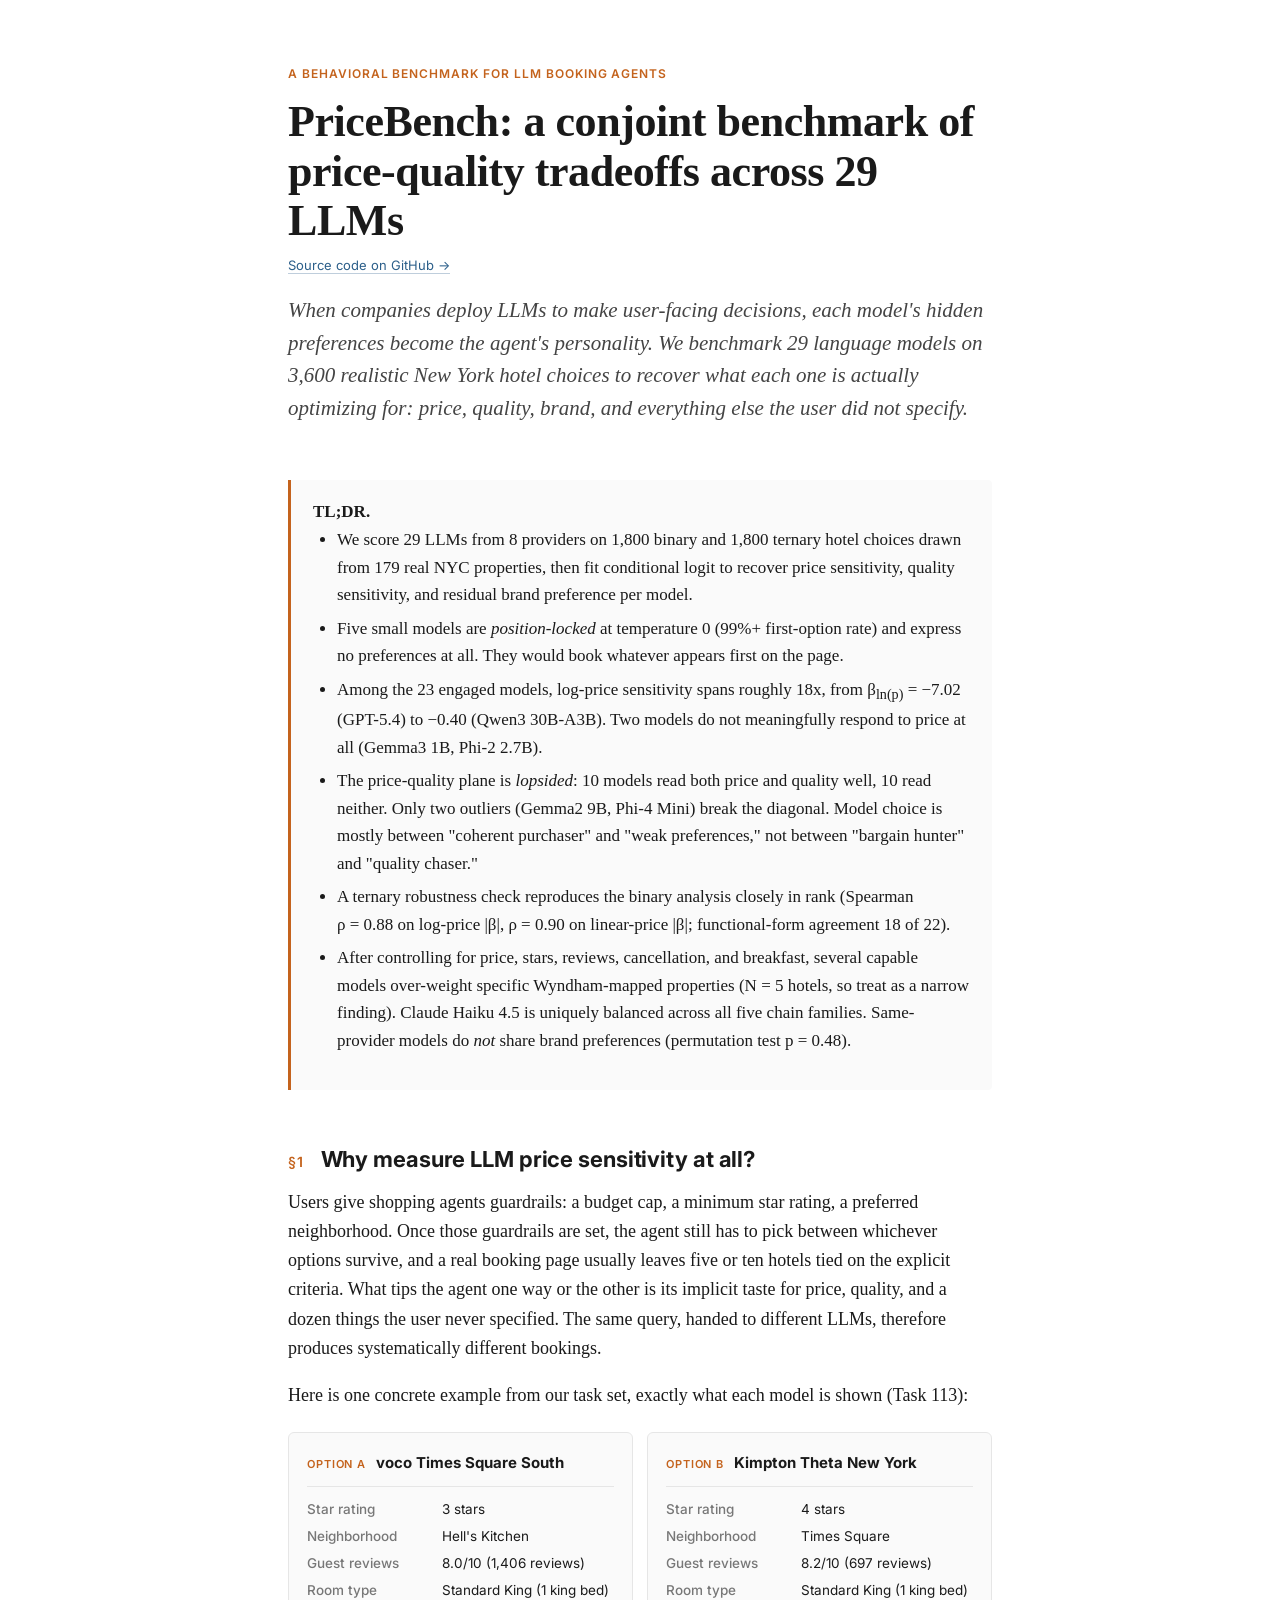
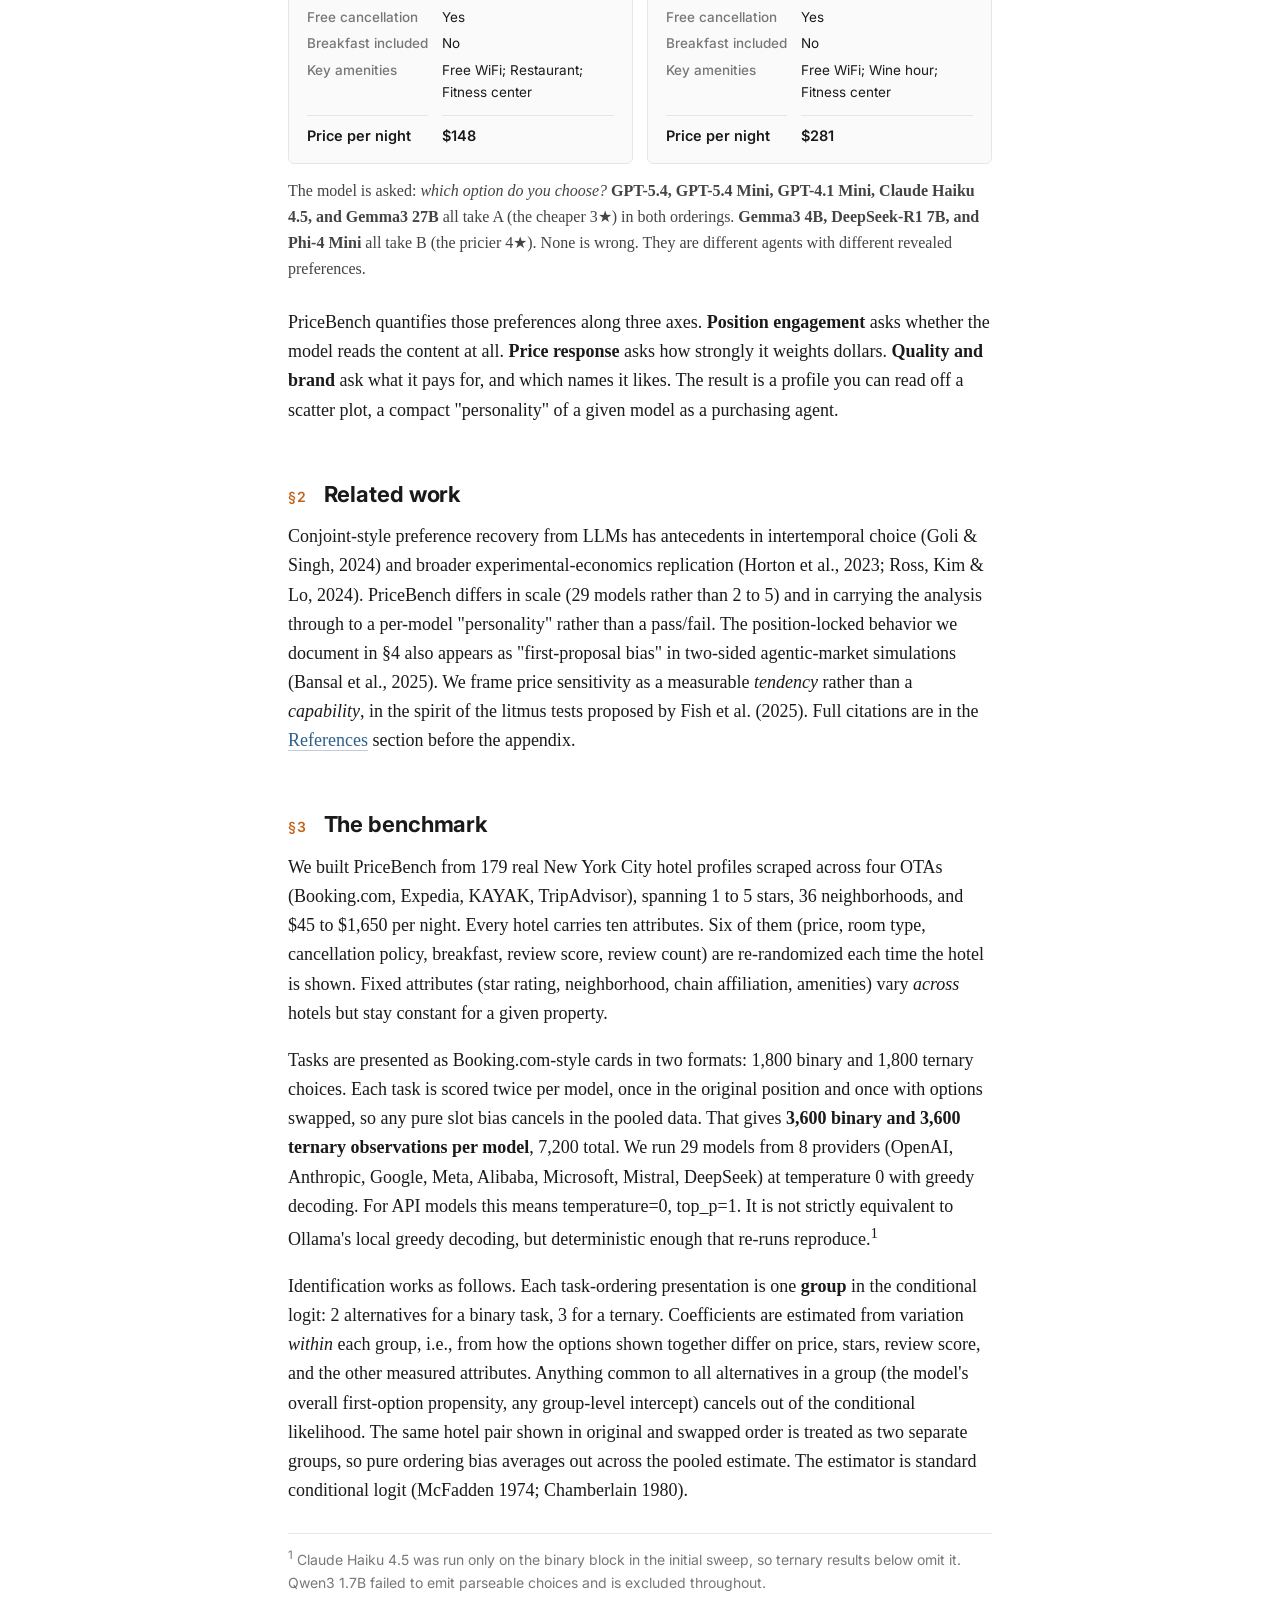
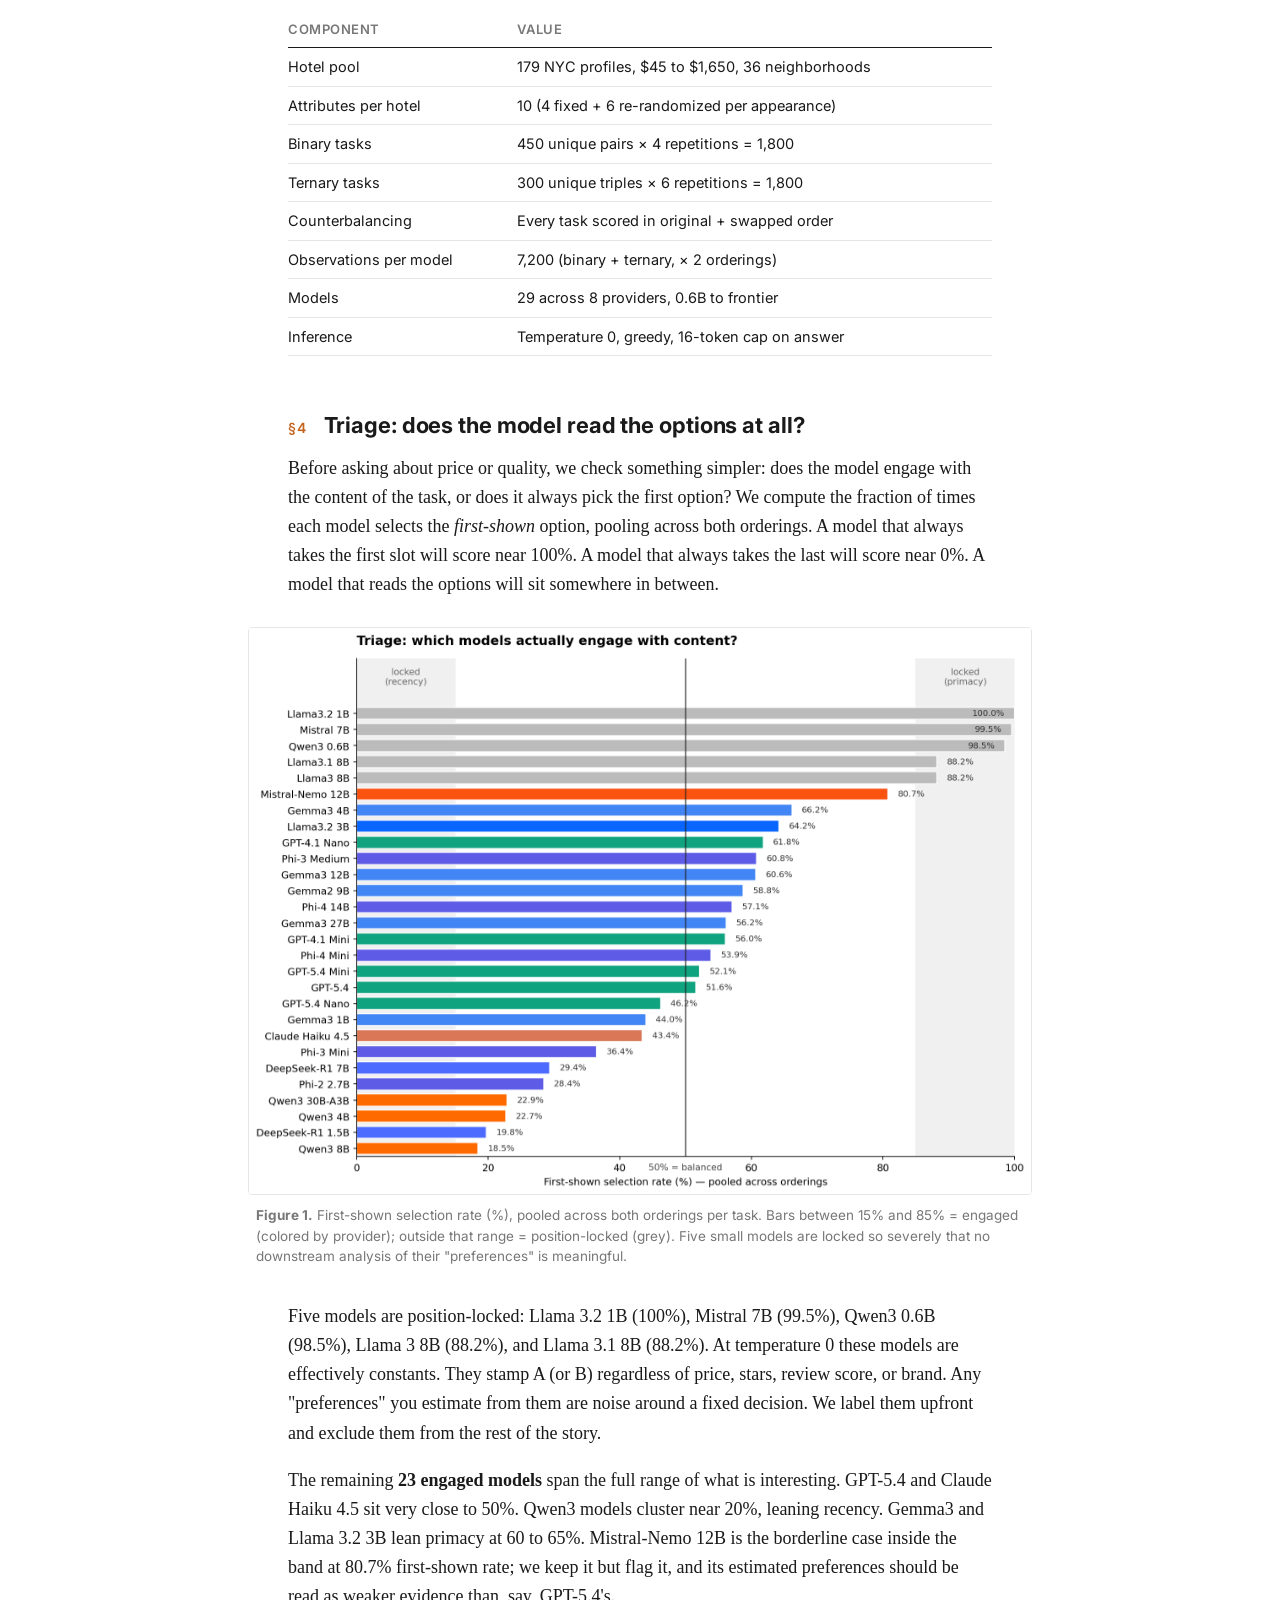
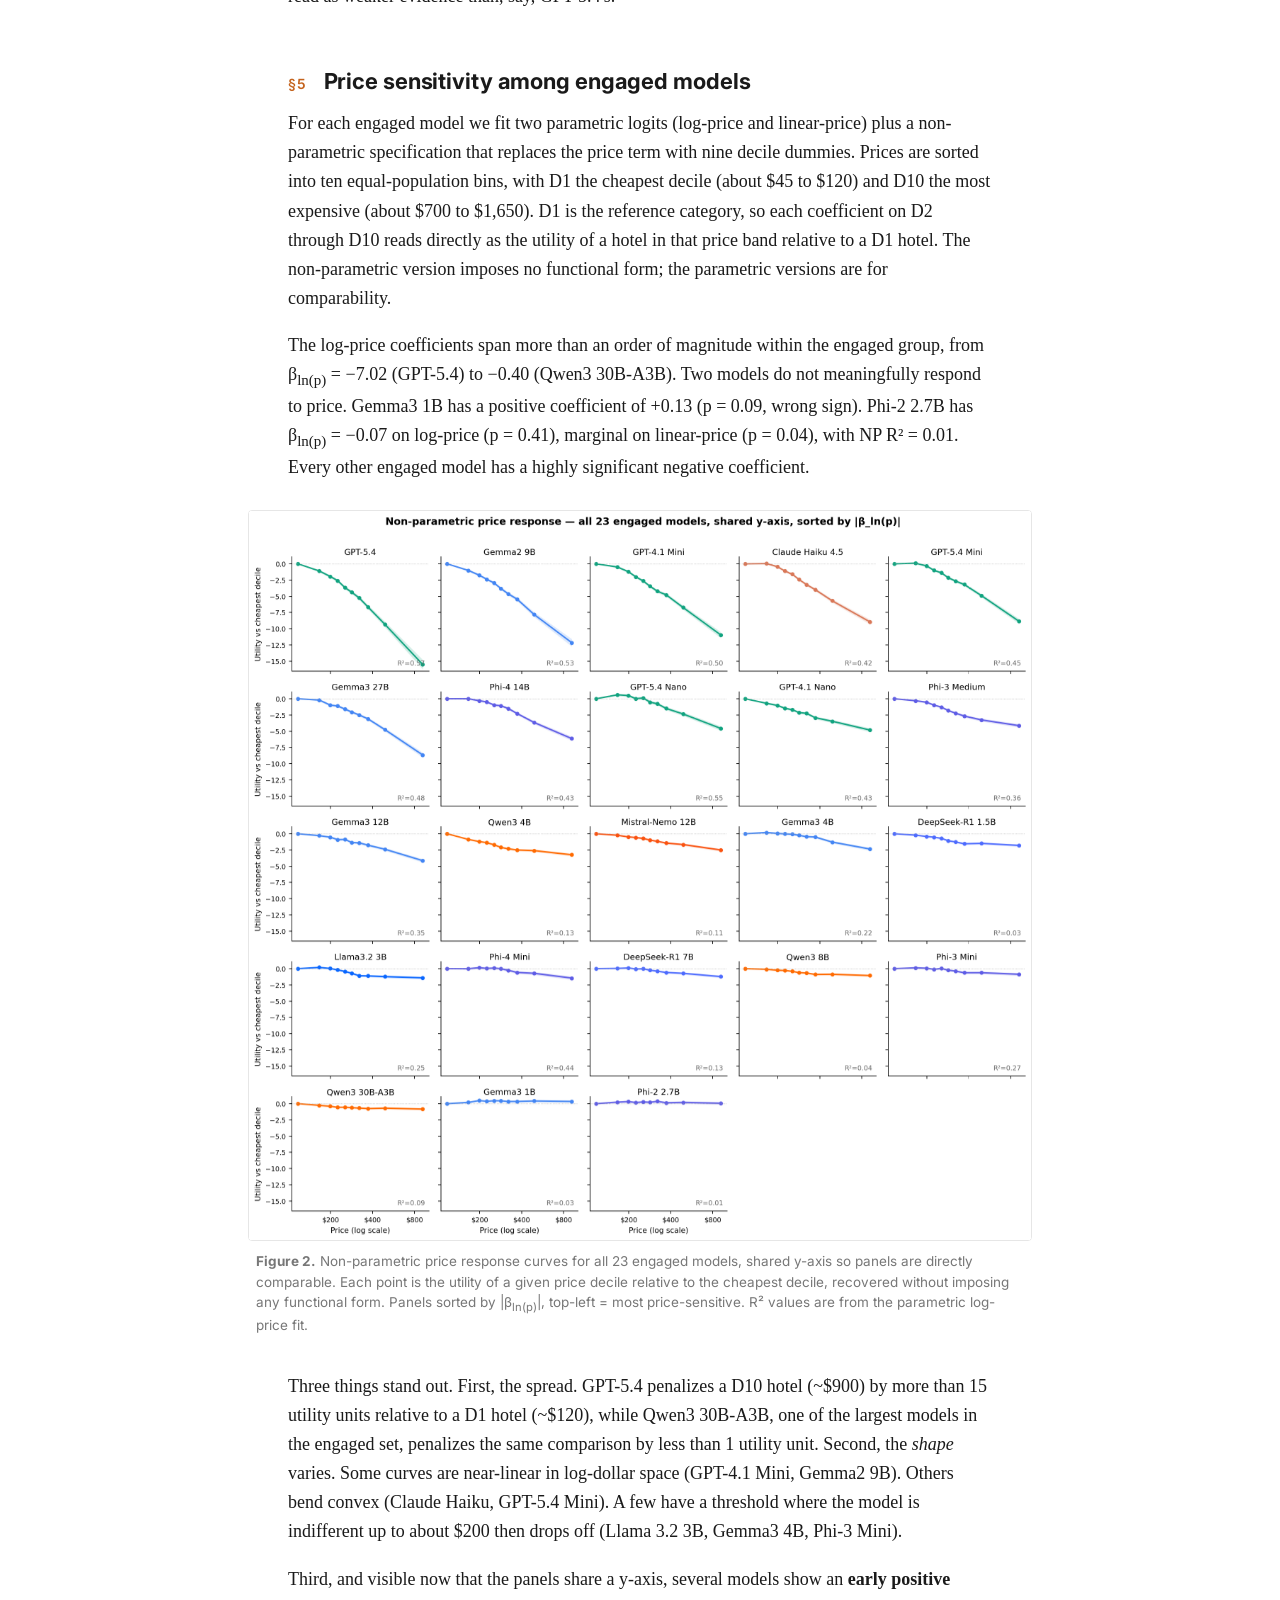
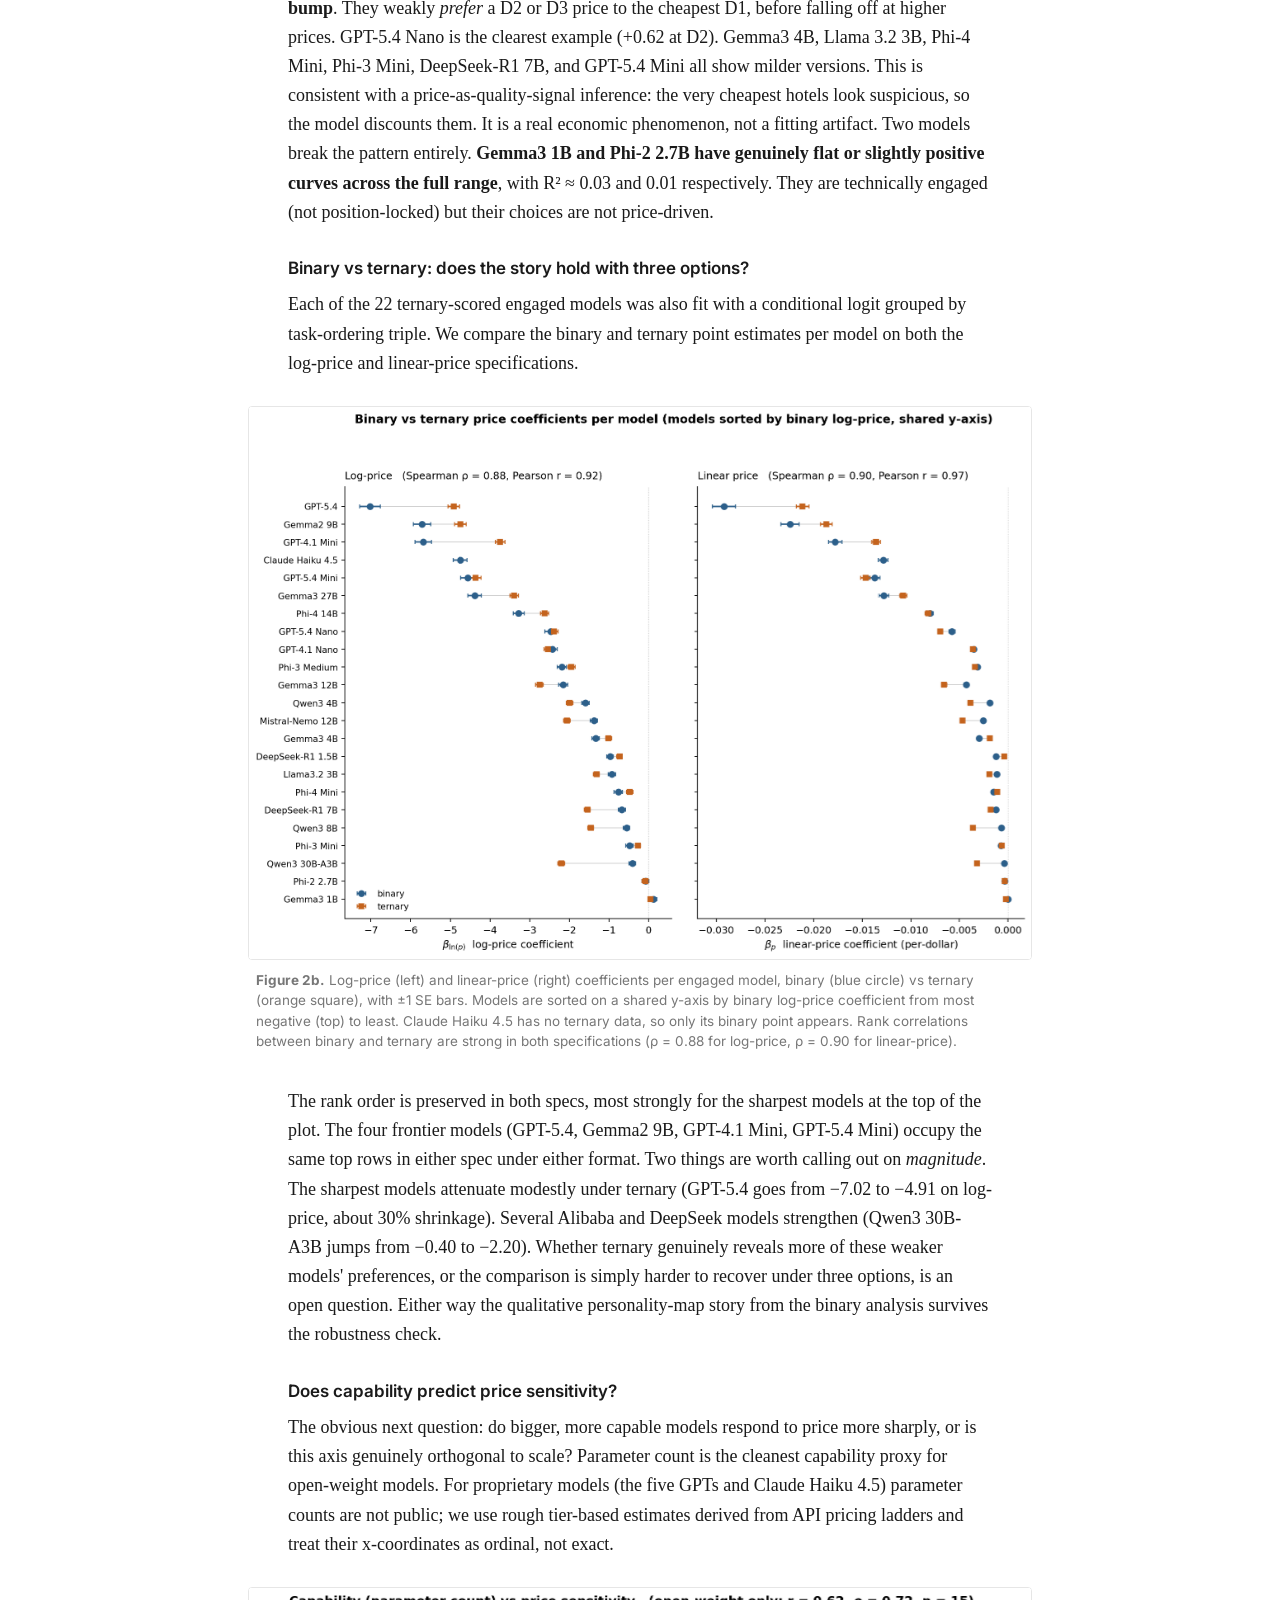
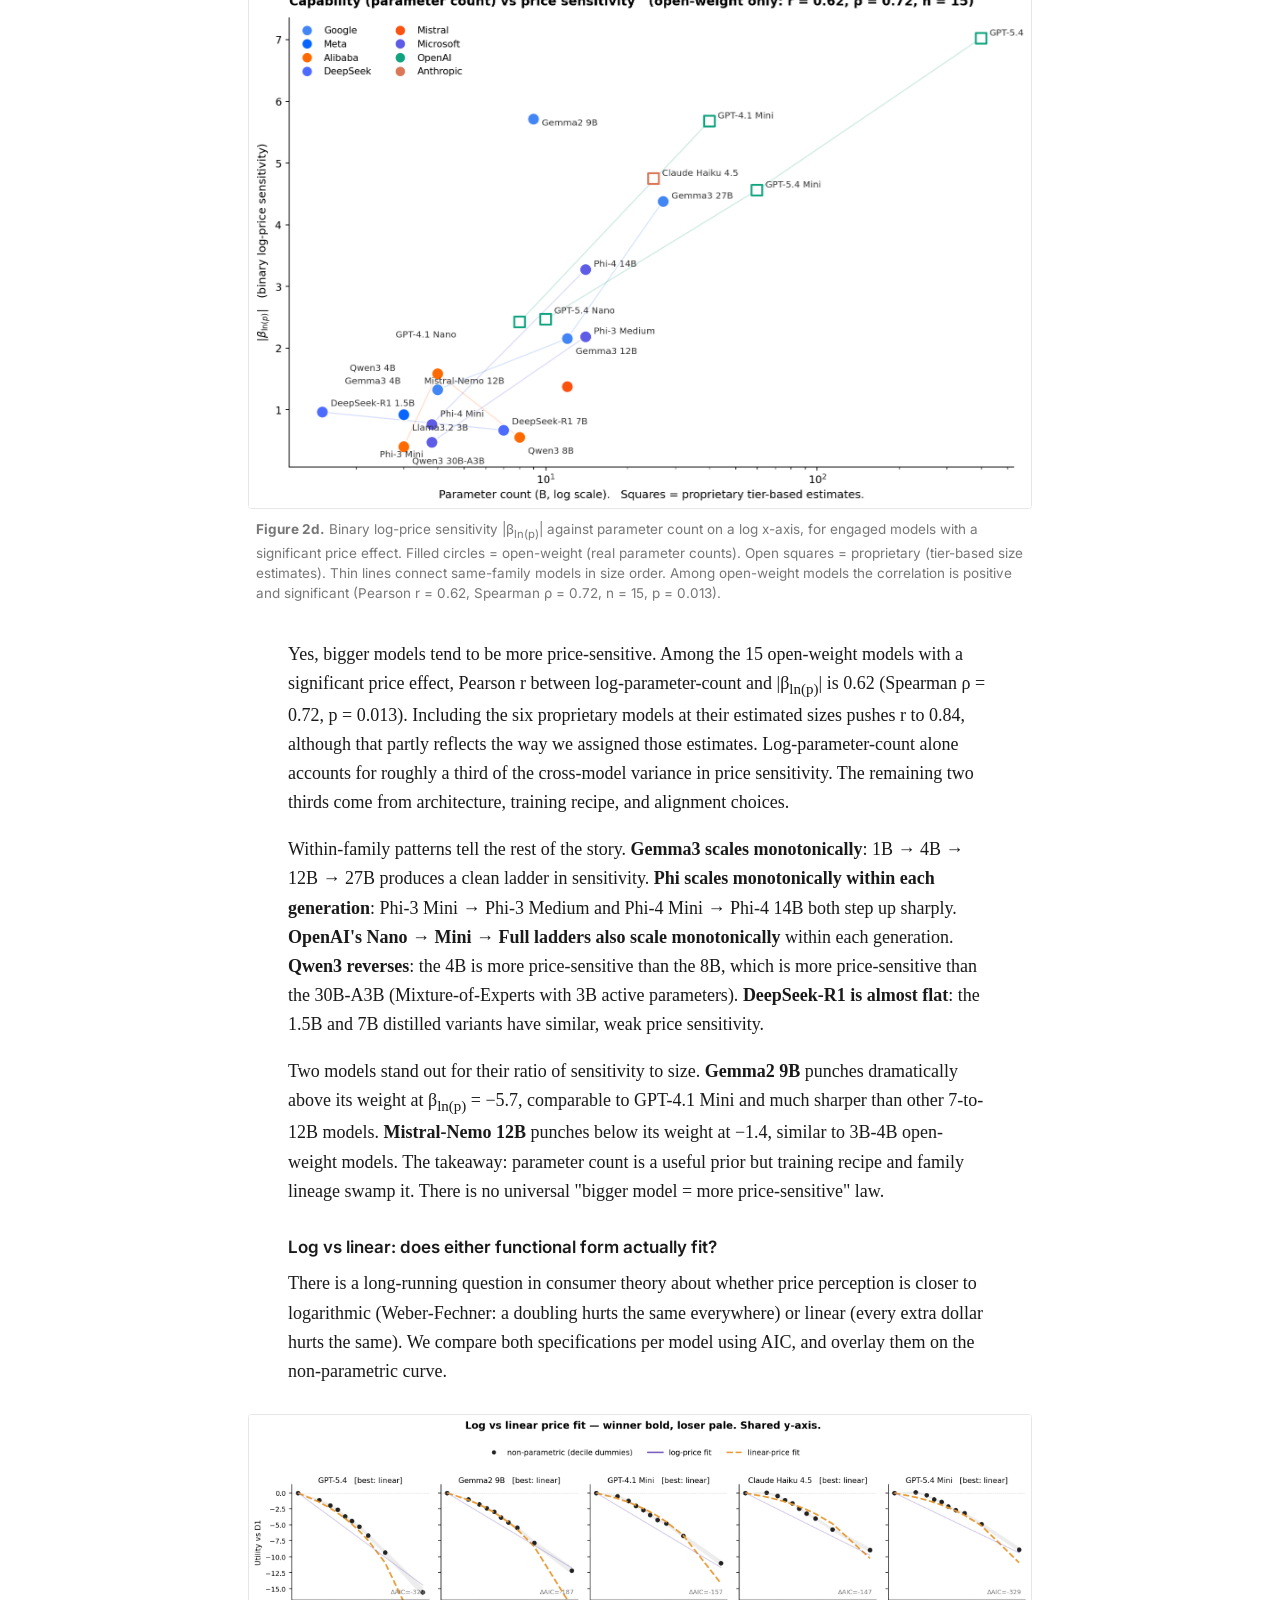
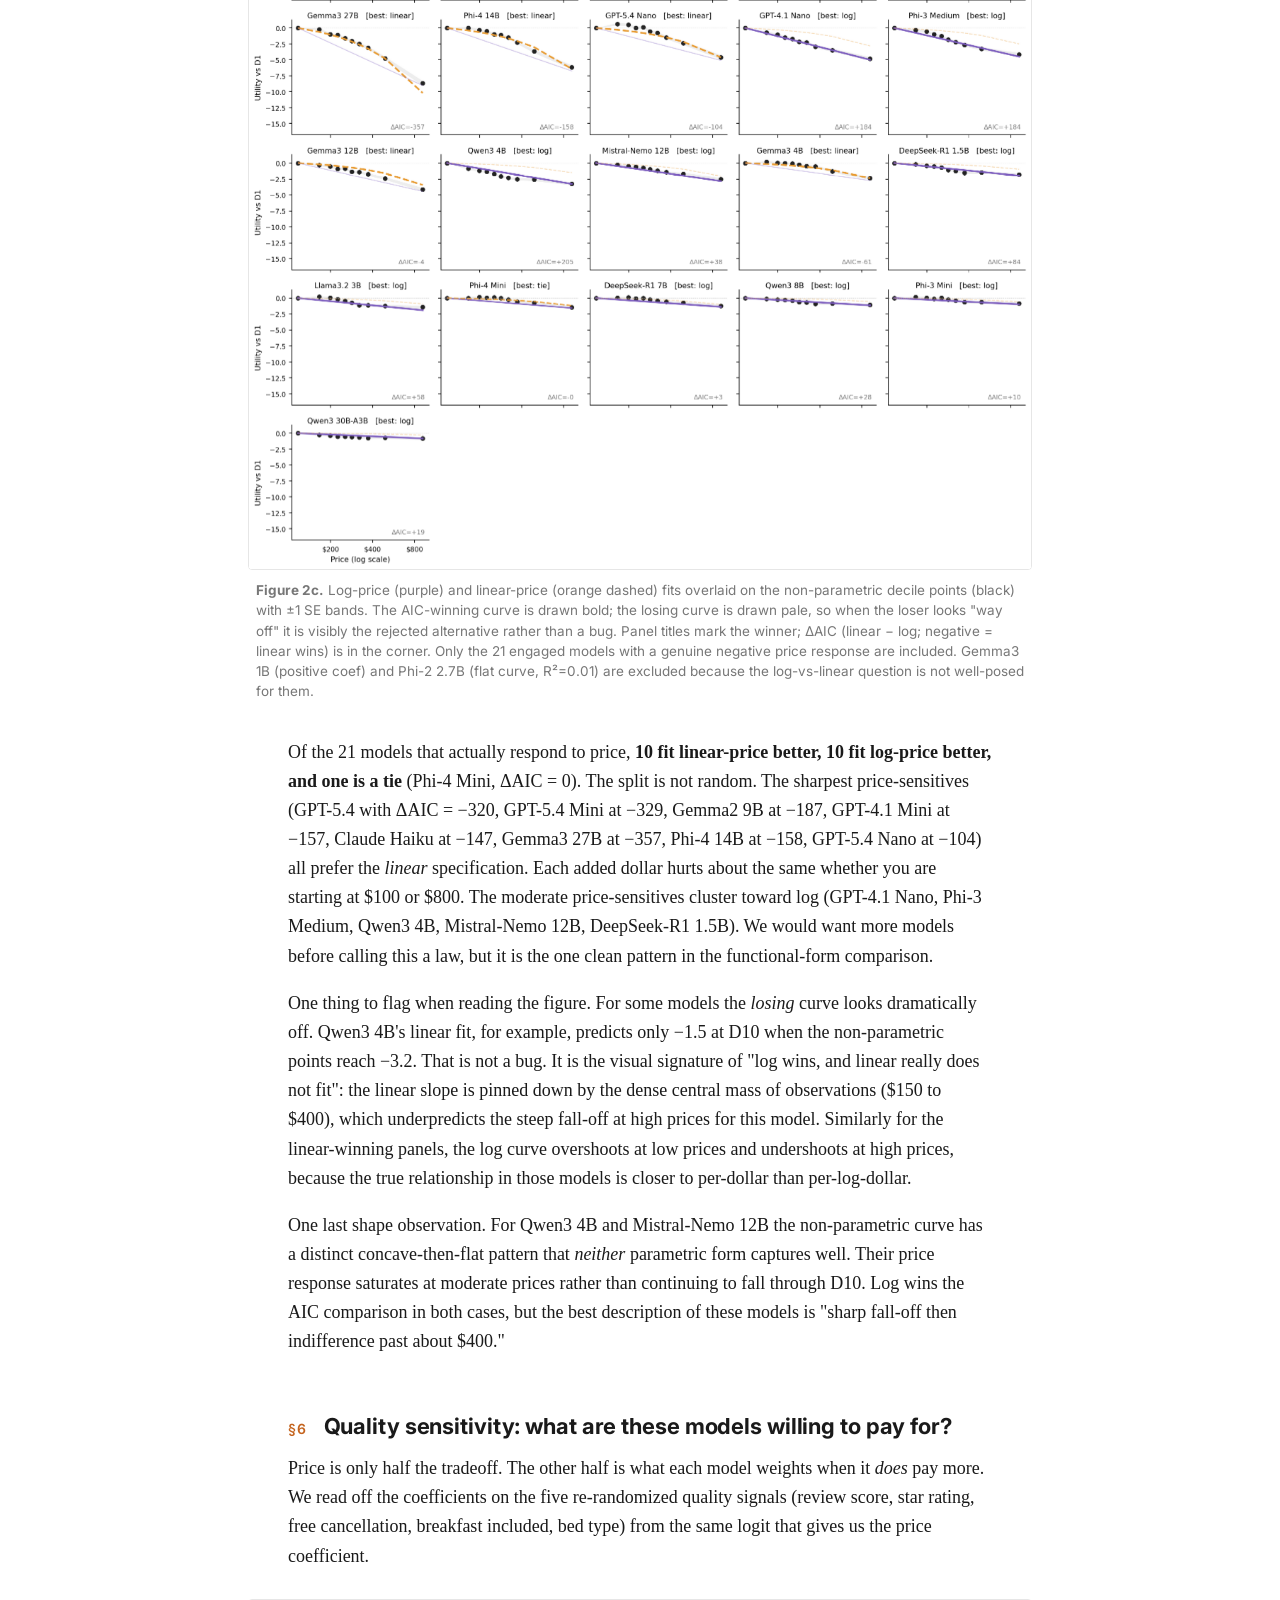
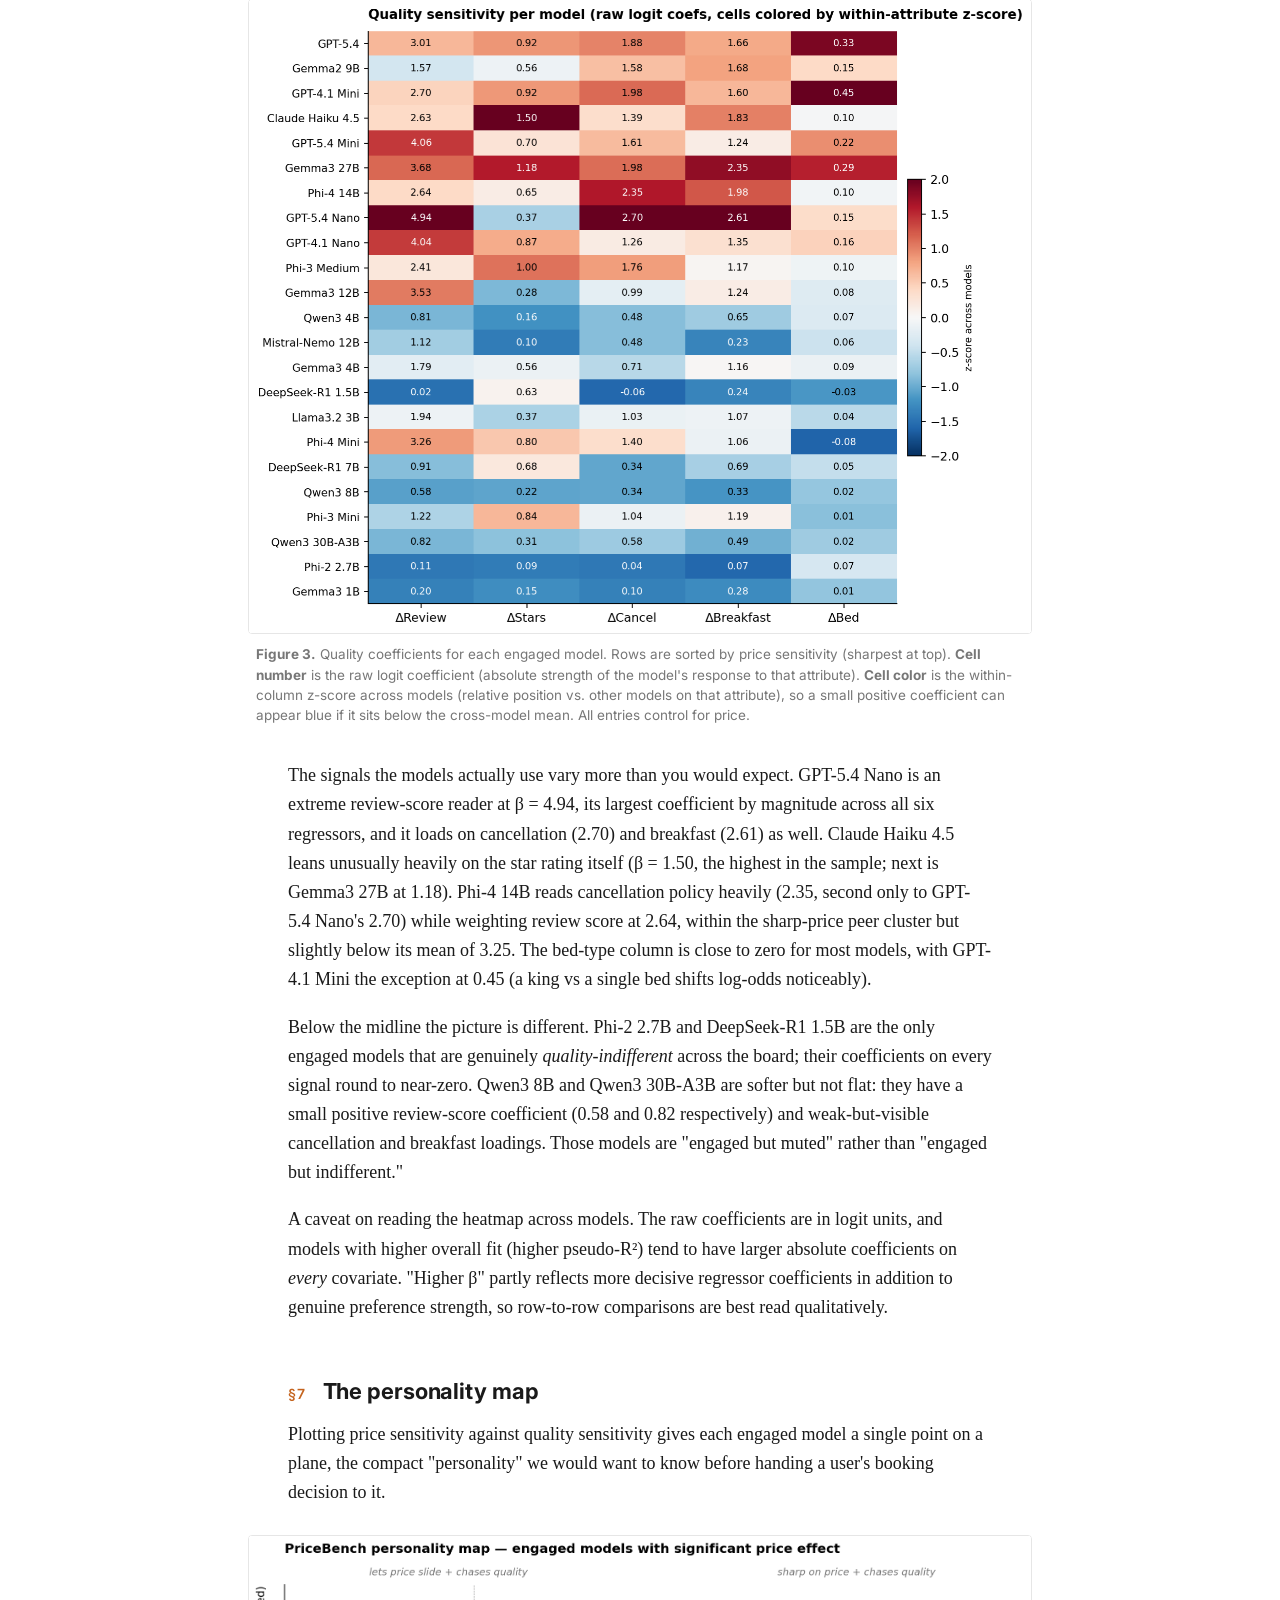
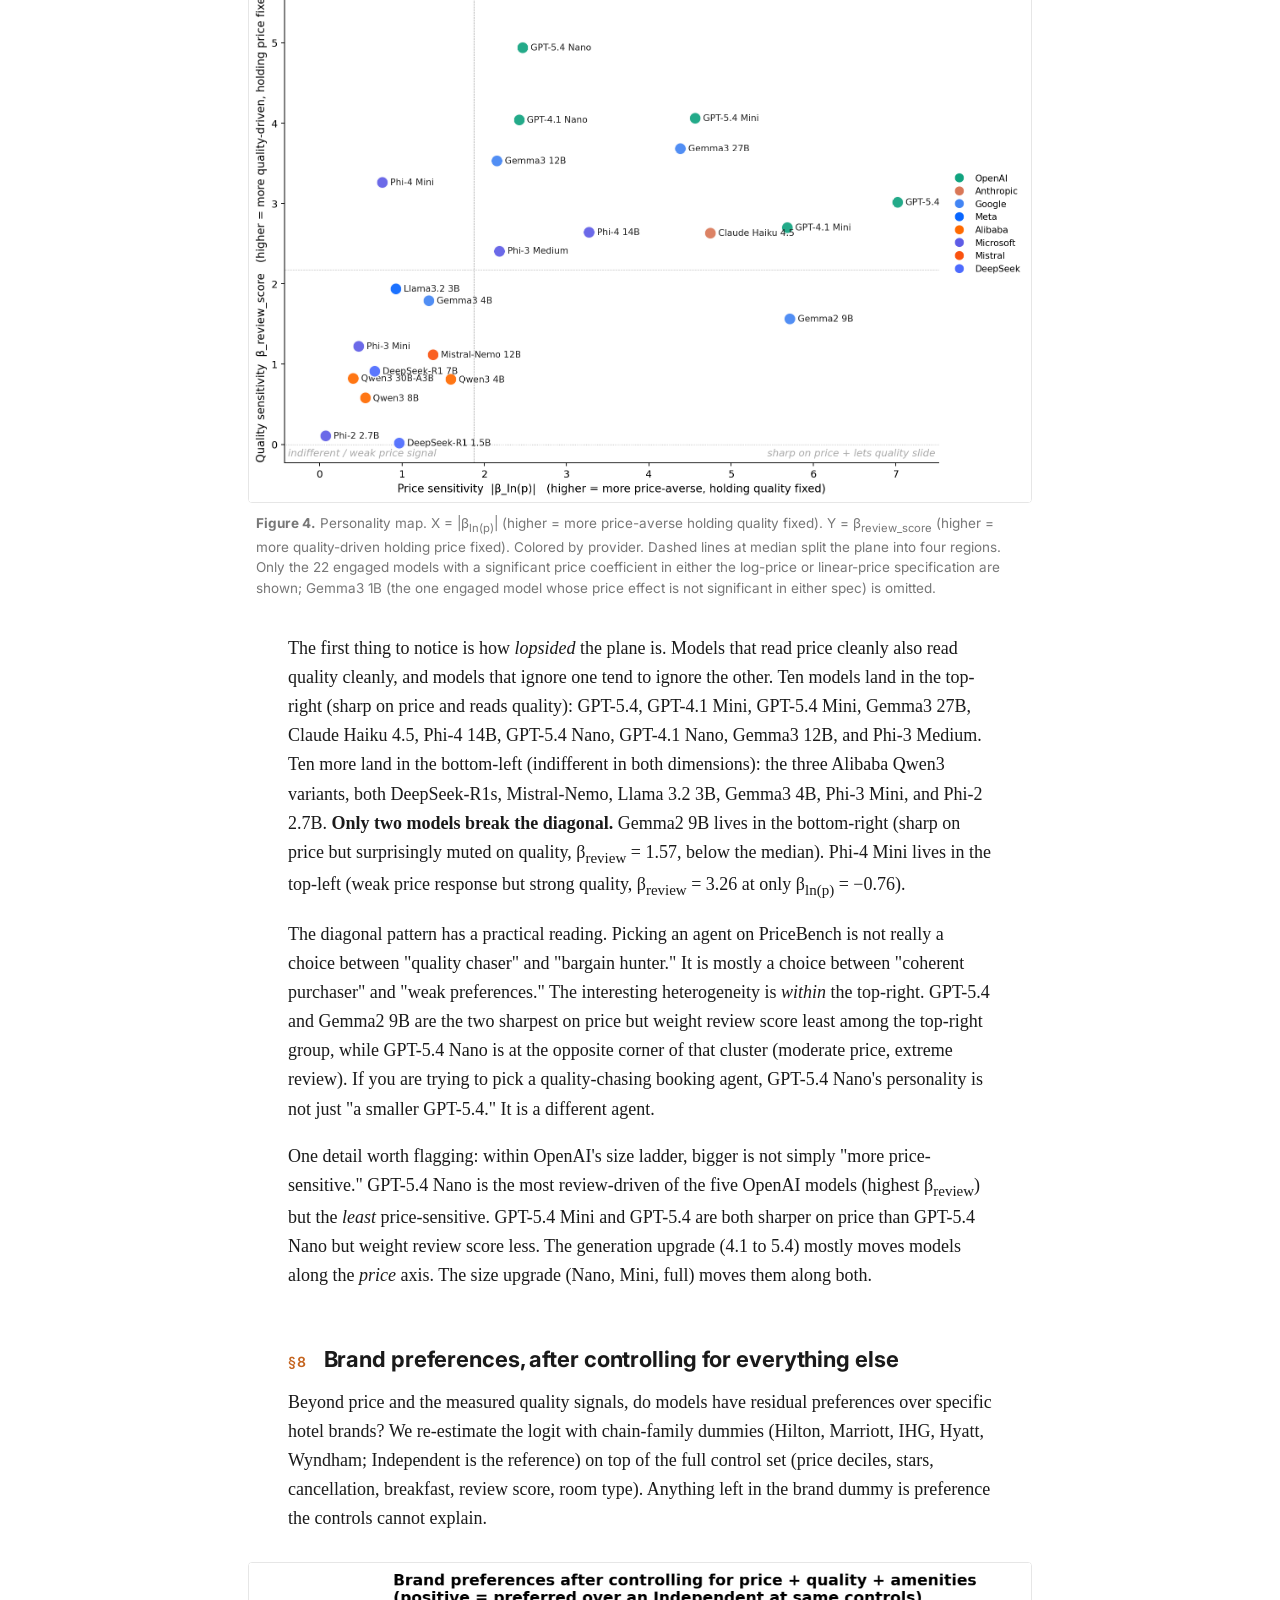
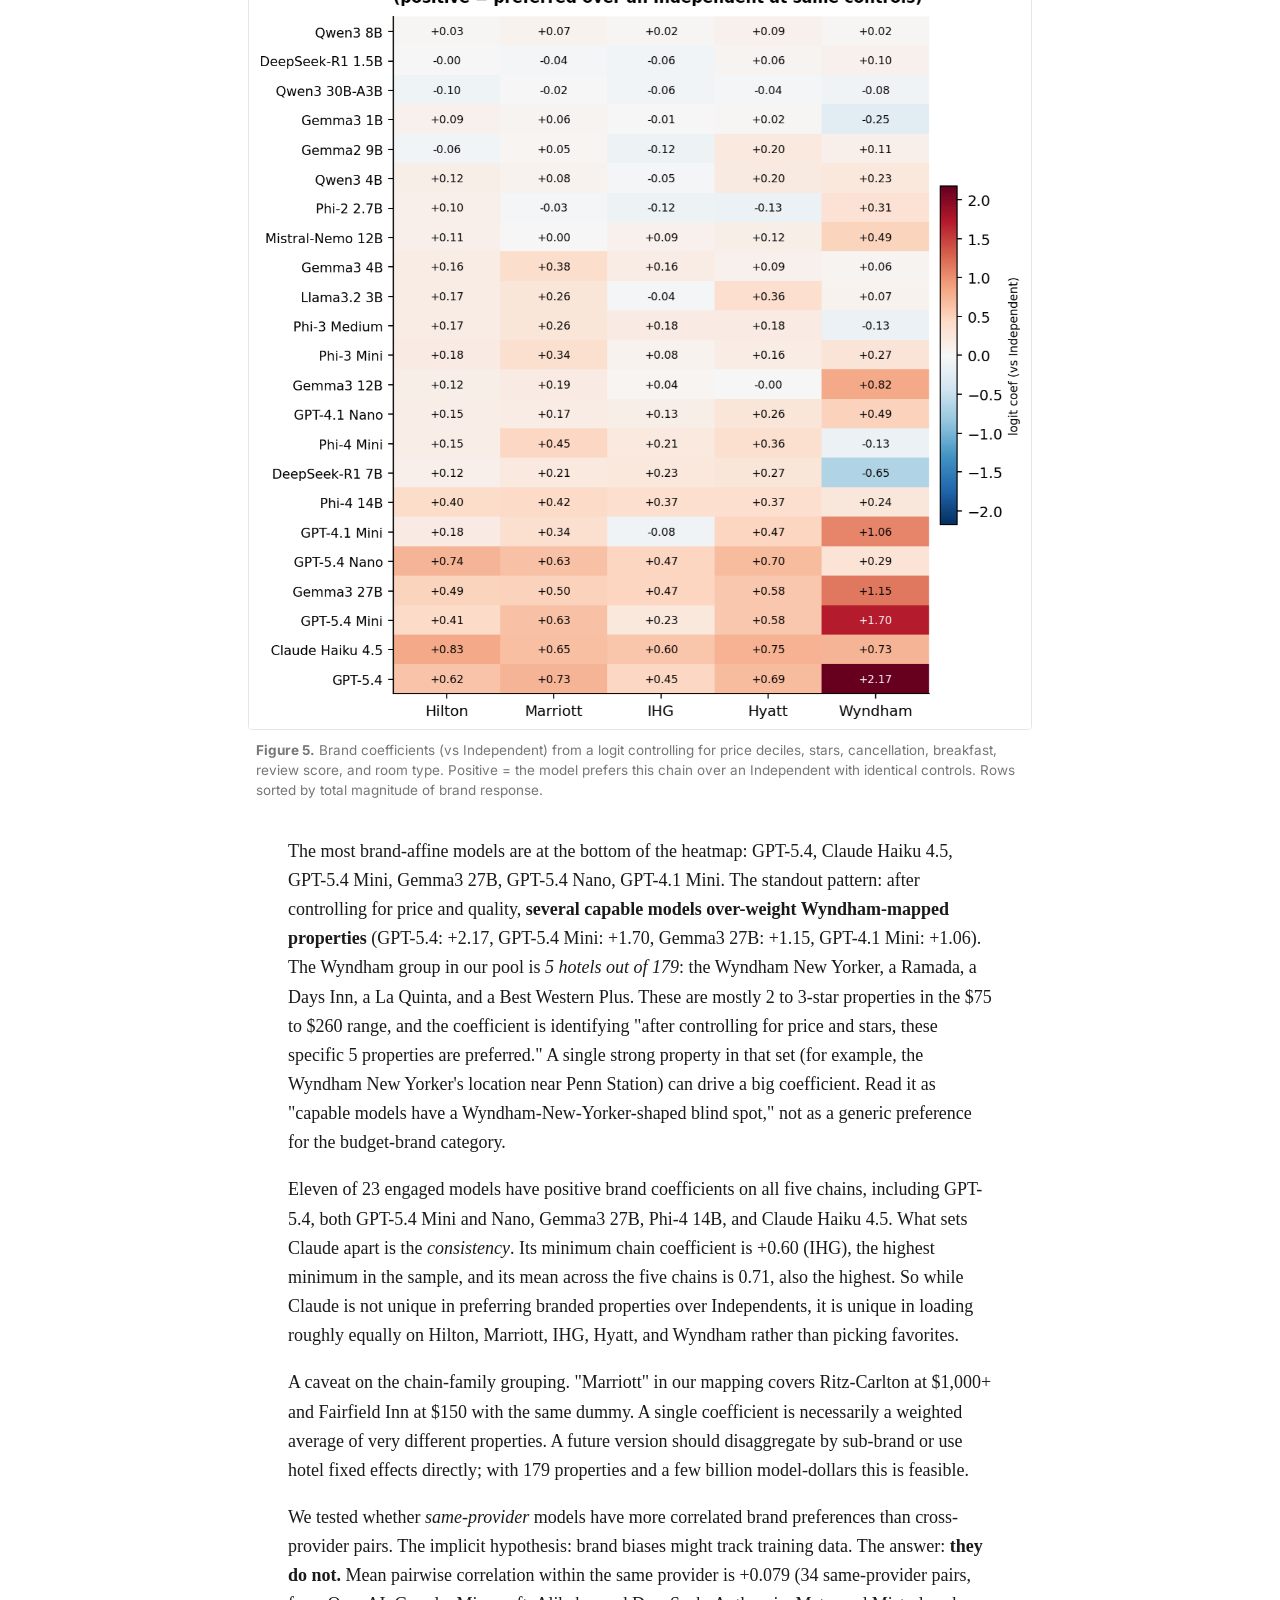
<file: index.html>
<!DOCTYPE html>
<html lang="en">
<head>
<meta charset="utf-8">
<meta name="viewport" content="width=device-width, initial-scale=1">
<title>PriceBench: how much will an LLM pay for a better hotel?</title>
<link rel="icon" type="image/png" href="favicon.png">
<link rel="apple-touch-icon" href="favicon.png">
<link rel="stylesheet" href="style.css">
<link rel="preconnect" href="https://fonts.googleapis.com">
<link rel="preconnect" href="https://fonts.gstatic.com" crossorigin>
<link href="https://fonts.googleapis.com/css2?family=Inter:wght@400;500;600;700&family=JetBrains+Mono:wght@400;500&display=swap" rel="stylesheet">
</head>
<body>
<main>

<header class="lede">
  <div class="eyebrow">A behavioral benchmark for LLM booking agents</div>
  <h1>PriceBench: a conjoint benchmark of price-quality tradeoffs across 29 LLMs</h1>
  <p class="source-link"><a href="https://github.com/Pashasan/PriceBench">Source code on GitHub &rarr;</a></p>
  <p class="dek">When companies deploy LLMs to make user-facing decisions, each model's hidden preferences become the agent's personality. We benchmark 29 language models on 3,600 realistic New York hotel choices to recover what each one is actually optimizing for: price, quality, brand, and everything else the user did not specify.</p>
</header>

<!-- TL;DR -->
<div class="callout">
<strong>TL;DR.</strong>
<ul>
  <li>We score 29 LLMs from 8 providers on 1,800 binary and 1,800 ternary hotel choices drawn from 179 real NYC properties, then fit conditional logit to recover price sensitivity, quality sensitivity, and residual brand preference per model.</li>
  <li>Five small models are <em>position-locked</em> at temperature 0 (99%+ first-option rate) and express no preferences at all. They would book whatever appears first on the page.</li>
  <li>Among the 23 engaged models, log-price sensitivity spans roughly 18x, from &beta;<sub>ln(p)</sub>&nbsp;=&nbsp;&minus;7.02 (GPT-5.4) to &minus;0.40 (Qwen3 30B-A3B). Two models do not meaningfully respond to price at all (Gemma3 1B, Phi-2 2.7B).</li>
  <li>The price-quality plane is <em>lopsided</em>: 10 models read both price and quality well, 10 read neither. Only two outliers (Gemma2 9B, Phi-4 Mini) break the diagonal. Model choice is mostly between "coherent purchaser" and "weak preferences," not between "bargain hunter" and "quality chaser."</li>
  <li>A ternary robustness check reproduces the binary analysis closely in rank (Spearman &rho;&nbsp;=&nbsp;0.88 on log-price |&beta;|, &rho;&nbsp;=&nbsp;0.90 on linear-price |&beta;|; functional-form agreement 18 of 22).</li>
  <li>After controlling for price, stars, reviews, cancellation, and breakfast, several capable models over-weight specific Wyndham-mapped properties (N&nbsp;=&nbsp;5 hotels, so treat as a narrow finding). Claude Haiku 4.5 is uniquely balanced across all five chain families. Same-provider models do <em>not</em> share brand preferences (permutation test p&nbsp;=&nbsp;0.48).</li>
</ul>
</div>

<!-- SECTION 1 -->
<h2><span class="num">&sect;1</span> Why measure LLM price sensitivity at all?</h2>

<p>Users give shopping agents guardrails: a budget cap, a minimum star rating, a preferred neighborhood. Once those guardrails are set, the agent still has to pick between whichever options survive, and a real booking page usually leaves five or ten hotels tied on the explicit criteria. What tips the agent one way or the other is its implicit taste for price, quality, and a dozen things the user never specified. The same query, handed to different LLMs, therefore produces systematically different bookings.</p>

<p>Here is one concrete example from our task set, exactly what each model is shown (Task 113):</p>

<div class="choice-cards">
  <div class="choice-card">
    <div class="card-head"><span class="card-tag">Option A</span><strong>voco Times Square South</strong></div>
    <dl class="card-attrs">
      <dt>Star rating</dt><dd>3 stars</dd>
      <dt>Neighborhood</dt><dd>Hell's Kitchen</dd>
      <dt>Guest reviews</dt><dd>8.0/10 (1,406 reviews)</dd>
      <dt>Room type</dt><dd>Standard King (1 king bed)</dd>
      <dt>Free cancellation</dt><dd>Yes</dd>
      <dt>Breakfast included</dt><dd>No</dd>
      <dt>Key amenities</dt><dd>Free WiFi; Restaurant; Fitness center</dd>
      <dt class="price-row">Price per night</dt><dd class="price-row">$148</dd>
    </dl>
  </div>
  <div class="choice-card">
    <div class="card-head"><span class="card-tag">Option B</span><strong>Kimpton Theta New York</strong></div>
    <dl class="card-attrs">
      <dt>Star rating</dt><dd>4 stars</dd>
      <dt>Neighborhood</dt><dd>Times Square</dd>
      <dt>Guest reviews</dt><dd>8.2/10 (697 reviews)</dd>
      <dt>Room type</dt><dd>Standard King (1 king bed)</dd>
      <dt>Free cancellation</dt><dd>Yes</dd>
      <dt>Breakfast included</dt><dd>No</dd>
      <dt>Key amenities</dt><dd>Free WiFi; Wine hour; Fitness center</dd>
      <dt class="price-row">Price per night</dt><dd class="price-row">$281</dd>
    </dl>
  </div>
</div>

<p class="card-caption">The model is asked: <em>which option do you choose?</em> <strong>GPT-5.4, GPT-5.4 Mini, GPT-4.1 Mini, Claude Haiku 4.5, and Gemma3 27B</strong> all take A (the cheaper 3&starf;) in both orderings. <strong>Gemma3 4B, DeepSeek-R1 7B, and Phi-4 Mini</strong> all take B (the pricier 4&starf;). None is wrong. They are different agents with different revealed preferences.</p>

<p>PriceBench quantifies those preferences along three axes. <strong>Position engagement</strong> asks whether the model reads the content at all. <strong>Price response</strong> asks how strongly it weights dollars. <strong>Quality and brand</strong> ask what it pays for, and which names it likes. The result is a profile you can read off a scatter plot, a compact "personality" of a given model as a purchasing agent.</p>

<!-- SECTION 2 -->
<h2><span class="num">&sect;2</span> Related work</h2>

<p>Conjoint-style preference recovery from LLMs has antecedents in intertemporal choice (Goli &amp; Singh, 2024) and broader experimental-economics replication (Horton et al., 2023; Ross, Kim &amp; Lo, 2024). PriceBench differs in scale (29 models rather than 2 to 5) and in carrying the analysis through to a per-model "personality" rather than a pass/fail. The position-locked behavior we document in &sect;4 also appears as "first-proposal bias" in two-sided agentic-market simulations (Bansal et al., 2025). We frame price sensitivity as a measurable <em>tendency</em> rather than a <em>capability</em>, in the spirit of the litmus tests proposed by Fish et al. (2025). Full citations are in the <a href="#references">References</a> section before the appendix.</p>

<!-- SECTION 3 -->
<h2><span class="num">&sect;3</span> The benchmark</h2>

<p>We built PriceBench from 179 real New York City hotel profiles scraped across four OTAs (Booking.com, Expedia, KAYAK, TripAdvisor), spanning 1 to 5 stars, 36 neighborhoods, and $45 to $1,650 per night. Every hotel carries ten attributes. Six of them (price, room type, cancellation policy, breakfast, review score, review count) are re-randomized each time the hotel is shown. Fixed attributes (star rating, neighborhood, chain affiliation, amenities) vary <em>across</em> hotels but stay constant for a given property.</p>

<p>Tasks are presented as Booking.com-style cards in two formats: 1,800 binary and 1,800 ternary choices. Each task is scored twice per model, once in the original position and once with options swapped, so any pure slot bias cancels in the pooled data. That gives <strong>3,600 binary and 3,600 ternary observations per model</strong>, 7,200 total. We run 29 models from 8 providers (OpenAI, Anthropic, Google, Meta, Alibaba, Microsoft, Mistral, DeepSeek) at temperature 0 with greedy decoding. For API models this means temperature=0, top_p=1. It is not strictly equivalent to Ollama's local greedy decoding, but deterministic enough that re-runs reproduce.<sup>1</sup></p>

<p>Identification works as follows. Each task-ordering presentation is one <strong>group</strong> in the conditional logit: 2 alternatives for a binary task, 3 for a ternary. Coefficients are estimated from variation <em>within</em> each group, i.e., from how the options shown together differ on price, stars, review score, and the other measured attributes. Anything common to all alternatives in a group (the model's overall first-option propensity, any group-level intercept) cancels out of the conditional likelihood. The same hotel pair shown in original and swapped order is treated as two separate groups, so pure ordering bias averages out across the pooled estimate. The estimator is standard conditional logit (McFadden 1974; Chamberlain 1980).</p>

<p class="note"><sup>1</sup> Claude Haiku 4.5 was run only on the binary block in the initial sweep, so ternary results below omit it. Qwen3 1.7B failed to emit parseable choices and is excluded throughout.</p>

<table class="compact">
<thead><tr><th>Component</th><th>Value</th></tr></thead>
<tbody>
<tr><td>Hotel pool</td><td>179 NYC profiles, $45 to $1,650, 36 neighborhoods</td></tr>
<tr><td>Attributes per hotel</td><td>10 (4 fixed + 6 re-randomized per appearance)</td></tr>
<tr><td>Binary tasks</td><td>450 unique pairs &times; 4 repetitions = 1,800</td></tr>
<tr><td>Ternary tasks</td><td>300 unique triples &times; 6 repetitions = 1,800</td></tr>
<tr><td>Counterbalancing</td><td>Every task scored in original + swapped order</td></tr>
<tr><td>Observations per model</td><td>7,200 (binary + ternary, &times; 2 orderings)</td></tr>
<tr><td>Models</td><td>29 across 8 providers, 0.6B to frontier</td></tr>
<tr><td>Inference</td><td>Temperature 0, greedy, 16-token cap on answer</td></tr>
</tbody>
</table>

<!-- SECTION 3 -->
<h2><span class="num">&sect;4</span> Triage: does the model read the options at all?</h2>

<p>Before asking about price or quality, we check something simpler: does the model engage with the content of the task, or does it always pick the first option? We compute the fraction of times each model selects the <em>first-shown</em> option, pooling across both orderings. A model that always takes the first slot will score near 100%. A model that always takes the last will score near 0%. A model that reads the options will sit somewhere in between.</p>

<figure>
  <img src="figures/fig_triage.png" alt="Bar chart of first-shown selection rate per model">
  <figcaption><strong>Figure 1.</strong> First-shown selection rate (%), pooled across both orderings per task. Bars between 15% and 85% = engaged (colored by provider); outside that range = position-locked (grey). Five small models are locked so severely that no downstream analysis of their "preferences" is meaningful.</figcaption>
</figure>

<p>Five models are position-locked: Llama 3.2 1B (100%), Mistral 7B (99.5%), Qwen3 0.6B (98.5%), Llama 3 8B (88.2%), and Llama 3.1 8B (88.2%). At temperature 0 these models are effectively constants. They stamp A (or B) regardless of price, stars, review score, or brand. Any "preferences" you estimate from them are noise around a fixed decision. We label them upfront and exclude them from the rest of the story.</p>

<p>The remaining <strong>23 engaged models</strong> span the full range of what is interesting. GPT-5.4 and Claude Haiku 4.5 sit very close to 50%. Qwen3 models cluster near 20%, leaning recency. Gemma3 and Llama 3.2 3B lean primacy at 60 to 65%. Mistral-Nemo 12B is the borderline case inside the band at 80.7% first-shown rate; we keep it but flag it, and its estimated preferences should be read as weaker evidence than, say, GPT-5.4's.</p>

<!-- SECTION 4 -->
<h2><span class="num">&sect;5</span> Price sensitivity among engaged models</h2>

<p>For each engaged model we fit two parametric logits (log-price and linear-price) plus a non-parametric specification that replaces the price term with nine decile dummies. Prices are sorted into ten equal-population bins, with D1 the cheapest decile (about $45 to $120) and D10 the most expensive (about $700 to $1,650). D1 is the reference category, so each coefficient on D2 through D10 reads directly as the utility of a hotel in that price band relative to a D1 hotel. The non-parametric version imposes no functional form; the parametric versions are for comparability.</p>

<p>The log-price coefficients span more than an order of magnitude within the engaged group, from &beta;<sub>ln(p)</sub>&nbsp;=&nbsp;&minus;7.02 (GPT-5.4) to &minus;0.40 (Qwen3 30B-A3B). Two models do not meaningfully respond to price. Gemma3 1B has a positive coefficient of +0.13 (p&nbsp;=&nbsp;0.09, wrong sign). Phi-2 2.7B has &beta;<sub>ln(p)</sub>&nbsp;=&nbsp;&minus;0.07 on log-price (p&nbsp;=&nbsp;0.41), marginal on linear-price (p&nbsp;=&nbsp;0.04), with NP R&sup2;&nbsp;=&nbsp;0.01. Every other engaged model has a highly significant negative coefficient.</p>

<figure>
  <img src="figures/fig_decile_curves.png" alt="Non-parametric price response curves for 23 engaged models">
  <figcaption><strong>Figure 2.</strong> Non-parametric price response curves for all 23 engaged models, shared y-axis so panels are directly comparable. Each point is the utility of a given price decile relative to the cheapest decile, recovered without imposing any functional form. Panels sorted by |&beta;<sub>ln(p)</sub>|, top-left = most price-sensitive. R&sup2; values are from the parametric log-price fit.</figcaption>
</figure>

<p>Three things stand out. First, the spread. GPT-5.4 penalizes a D10 hotel (~$900) by more than 15 utility units relative to a D1 hotel (~$120), while Qwen3 30B-A3B, one of the largest models in the engaged set, penalizes the same comparison by less than 1 utility unit. Second, the <em>shape</em> varies. Some curves are near-linear in log-dollar space (GPT-4.1 Mini, Gemma2 9B). Others bend convex (Claude Haiku, GPT-5.4 Mini). A few have a threshold where the model is indifferent up to about $200 then drops off (Llama 3.2 3B, Gemma3 4B, Phi-3 Mini).</p>

<p>Third, and visible now that the panels share a y-axis, several models show an <strong>early positive bump</strong>. They weakly <em>prefer</em> a D2 or D3 price to the cheapest D1, before falling off at higher prices. GPT-5.4 Nano is the clearest example (+0.62 at D2). Gemma3 4B, Llama 3.2 3B, Phi-4 Mini, Phi-3 Mini, DeepSeek-R1 7B, and GPT-5.4 Mini all show milder versions. This is consistent with a price-as-quality-signal inference: the very cheapest hotels look suspicious, so the model discounts them. It is a real economic phenomenon, not a fitting artifact. Two models break the pattern entirely. <strong>Gemma3 1B and Phi-2 2.7B have genuinely flat or slightly positive curves across the full range</strong>, with R&sup2;&nbsp;&asymp;&nbsp;0.03 and 0.01 respectively. They are technically engaged (not position-locked) but their choices are not price-driven.</p>

<h3>Binary vs ternary: does the story hold with three options?</h3>

<p>Each of the 22 ternary-scored engaged models was also fit with a conditional logit grouped by task-ordering triple. We compare the binary and ternary point estimates per model on both the log-price and linear-price specifications.</p>

<figure>
  <img src="figures/fig_binary_vs_ternary.png" alt="Forest plot of binary vs ternary price coefficients per model, log and linear">
  <figcaption><strong>Figure 2b.</strong> Log-price (left) and linear-price (right) coefficients per engaged model, binary (blue circle) vs ternary (orange square), with &plusmn;1 SE bars. Models are sorted on a shared y-axis by binary log-price coefficient from most negative (top) to least. Claude Haiku 4.5 has no ternary data, so only its binary point appears. Rank correlations between binary and ternary are strong in both specifications (&rho;&nbsp;=&nbsp;0.88 for log-price, &rho;&nbsp;=&nbsp;0.90 for linear-price).</figcaption>
</figure>

<p>The rank order is preserved in both specs, most strongly for the sharpest models at the top of the plot. The four frontier models (GPT-5.4, Gemma2 9B, GPT-4.1 Mini, GPT-5.4 Mini) occupy the same top rows in either spec under either format. Two things are worth calling out on <em>magnitude</em>. The sharpest models attenuate modestly under ternary (GPT-5.4 goes from &minus;7.02 to &minus;4.91 on log-price, about 30% shrinkage). Several Alibaba and DeepSeek models strengthen (Qwen3 30B-A3B jumps from &minus;0.40 to &minus;2.20). Whether ternary genuinely reveals more of these weaker models' preferences, or the comparison is simply harder to recover under three options, is an open question. Either way the qualitative personality-map story from the binary analysis survives the robustness check.</p>

<h3>Does capability predict price sensitivity?</h3>

<p>The obvious next question: do bigger, more capable models respond to price more sharply, or is this axis genuinely orthogonal to scale? Parameter count is the cleanest capability proxy for open-weight models. For proprietary models (the five GPTs and Claude Haiku 4.5) parameter counts are not public; we use rough tier-based estimates derived from API pricing ladders and treat their x-coordinates as ordinal, not exact.</p>

<figure>
  <img src="figures/fig_scaling.png" alt="Scatter of parameter count vs binary log-price sensitivity per engaged model">
  <figcaption><strong>Figure 2d.</strong> Binary log-price sensitivity |&beta;<sub>ln(p)</sub>| against parameter count on a log x-axis, for engaged models with a significant price effect. Filled circles = open-weight (real parameter counts). Open squares = proprietary (tier-based size estimates). Thin lines connect same-family models in size order. Among open-weight models the correlation is positive and significant (Pearson r&nbsp;=&nbsp;0.62, Spearman &rho;&nbsp;=&nbsp;0.72, n&nbsp;=&nbsp;15, p&nbsp;=&nbsp;0.013).</figcaption>
</figure>

<p>Yes, bigger models tend to be more price-sensitive. Among the 15 open-weight models with a significant price effect, Pearson r between log-parameter-count and |&beta;<sub>ln(p)</sub>| is 0.62 (Spearman &rho; = 0.72, p = 0.013). Including the six proprietary models at their estimated sizes pushes r to 0.84, although that partly reflects the way we assigned those estimates. Log-parameter-count alone accounts for roughly a third of the cross-model variance in price sensitivity. The remaining two thirds come from architecture, training recipe, and alignment choices.</p>

<p>Within-family patterns tell the rest of the story. <strong>Gemma3 scales monotonically</strong>: 1B &rarr; 4B &rarr; 12B &rarr; 27B produces a clean ladder in sensitivity. <strong>Phi scales monotonically within each generation</strong>: Phi-3 Mini &rarr; Phi-3 Medium and Phi-4 Mini &rarr; Phi-4 14B both step up sharply. <strong>OpenAI's Nano &rarr; Mini &rarr; Full ladders also scale monotonically</strong> within each generation. <strong>Qwen3 reverses</strong>: the 4B is more price-sensitive than the 8B, which is more price-sensitive than the 30B-A3B (Mixture-of-Experts with 3B active parameters). <strong>DeepSeek-R1 is almost flat</strong>: the 1.5B and 7B distilled variants have similar, weak price sensitivity.</p>

<p>Two models stand out for their ratio of sensitivity to size. <strong>Gemma2 9B</strong> punches dramatically above its weight at &beta;<sub>ln(p)</sub>&nbsp;=&nbsp;&minus;5.7, comparable to GPT-4.1 Mini and much sharper than other 7-to-12B models. <strong>Mistral-Nemo 12B</strong> punches below its weight at &minus;1.4, similar to 3B-4B open-weight models. The takeaway: parameter count is a useful prior but training recipe and family lineage swamp it. There is no universal "bigger model = more price-sensitive" law.</p>

<h3>Log vs linear: does either functional form actually fit?</h3>

<p>There is a long-running question in consumer theory about whether price perception is closer to logarithmic (Weber-Fechner: a doubling hurts the same everywhere) or linear (every extra dollar hurts the same). We compare both specifications per model using AIC, and overlay them on the non-parametric curve.</p>

<figure>
  <img src="figures/fig_funform.png" alt="Log and linear price fits overlaid on the non-parametric price response curves">
  <figcaption><strong>Figure 2c.</strong> Log-price (purple) and linear-price (orange dashed) fits overlaid on the non-parametric decile points (black) with &plusmn;1 SE bands. The AIC-winning curve is drawn bold; the losing curve is drawn pale, so when the loser looks "way off" it is visibly the rejected alternative rather than a bug. Panel titles mark the winner; &Delta;AIC (linear &minus; log; negative = linear wins) is in the corner. Only the 21 engaged models with a genuine negative price response are included. Gemma3 1B (positive coef) and Phi-2 2.7B (flat curve, R&sup2;=0.01) are excluded because the log-vs-linear question is not well-posed for them.</figcaption>
</figure>

<p>Of the 21 models that actually respond to price, <strong>10 fit linear-price better, 10 fit log-price better, and one is a tie</strong> (Phi-4 Mini, &Delta;AIC&nbsp;=&nbsp;0). The split is not random. The sharpest price-sensitives (GPT-5.4 with &Delta;AIC&nbsp;=&nbsp;&minus;320, GPT-5.4 Mini at &minus;329, Gemma2 9B at &minus;187, GPT-4.1 Mini at &minus;157, Claude Haiku at &minus;147, Gemma3 27B at &minus;357, Phi-4 14B at &minus;158, GPT-5.4 Nano at &minus;104) all prefer the <em>linear</em> specification. Each added dollar hurts about the same whether you are starting at $100 or $800. The moderate price-sensitives cluster toward log (GPT-4.1 Nano, Phi-3 Medium, Qwen3 4B, Mistral-Nemo 12B, DeepSeek-R1 1.5B). We would want more models before calling this a law, but it is the one clean pattern in the functional-form comparison.</p>

<p>One thing to flag when reading the figure. For some models the <em>losing</em> curve looks dramatically off. Qwen3 4B's linear fit, for example, predicts only &minus;1.5 at D10 when the non-parametric points reach &minus;3.2. That is not a bug. It is the visual signature of "log wins, and linear really does not fit": the linear slope is pinned down by the dense central mass of observations ($150 to $400), which underpredicts the steep fall-off at high prices for this model. Similarly for the linear-winning panels, the log curve overshoots at low prices and undershoots at high prices, because the true relationship in those models is closer to per-dollar than per-log-dollar.</p>

<p>One last shape observation. For Qwen3 4B and Mistral-Nemo 12B the non-parametric curve has a distinct concave-then-flat pattern that <em>neither</em> parametric form captures well. Their price response saturates at moderate prices rather than continuing to fall through D10. Log wins the AIC comparison in both cases, but the best description of these models is "sharp fall-off then indifference past about $400."</p>

<!-- SECTION 5 -->
<h2><span class="num">&sect;6</span> Quality sensitivity: what are these models willing to pay for?</h2>

<p>Price is only half the tradeoff. The other half is what each model weights when it <em>does</em> pay more. We read off the coefficients on the five re-randomized quality signals (review score, star rating, free cancellation, breakfast included, bed type) from the same logit that gives us the price coefficient.</p>

<figure>
  <img src="figures/fig_quality_heatmap.png" alt="Heatmap of quality coefficients per model">
  <figcaption><strong>Figure 3.</strong> Quality coefficients for each engaged model. Rows are sorted by price sensitivity (sharpest at top). <strong>Cell number</strong> is the raw logit coefficient (absolute strength of the model's response to that attribute). <strong>Cell color</strong> is the within-column z-score across models (relative position vs. other models on that attribute), so a small positive coefficient can appear blue if it sits below the cross-model mean. All entries control for price.</figcaption>
</figure>

<p>The signals the models actually use vary more than you would expect. GPT-5.4 Nano is an extreme review-score reader at &beta;&nbsp;=&nbsp;4.94, its largest coefficient by magnitude across all six regressors, and it loads on cancellation (2.70) and breakfast (2.61) as well. Claude Haiku 4.5 leans unusually heavily on the star rating itself (&beta;&nbsp;=&nbsp;1.50, the highest in the sample; next is Gemma3 27B at 1.18). Phi-4 14B reads cancellation policy heavily (2.35, second only to GPT-5.4 Nano's 2.70) while weighting review score at 2.64, within the sharp-price peer cluster but slightly below its mean of 3.25. The bed-type column is close to zero for most models, with GPT-4.1 Mini the exception at 0.45 (a king vs a single bed shifts log-odds noticeably).</p>

<p>Below the midline the picture is different. Phi-2 2.7B and DeepSeek-R1 1.5B are the only engaged models that are genuinely <em>quality-indifferent</em> across the board; their coefficients on every signal round to near-zero. Qwen3 8B and Qwen3 30B-A3B are softer but not flat: they have a small positive review-score coefficient (0.58 and 0.82 respectively) and weak-but-visible cancellation and breakfast loadings. Those models are "engaged but muted" rather than "engaged but indifferent."</p>

<p>A caveat on reading the heatmap across models. The raw coefficients are in logit units, and models with higher overall fit (higher pseudo-R&sup2;) tend to have larger absolute coefficients on <em>every</em> covariate. "Higher &beta;" partly reflects more decisive regressor coefficients in addition to genuine preference strength, so row-to-row comparisons are best read qualitatively.</p>

<!-- SECTION 6 -->
<h2><span class="num">&sect;7</span> The personality map</h2>

<p>Plotting price sensitivity against quality sensitivity gives each engaged model a single point on a plane, the compact "personality" we would want to know before handing a user's booking decision to it.</p>

<figure>
  <img src="figures/fig_personality.png" alt="Scatter plot of price sensitivity vs quality sensitivity per engaged model">
  <figcaption><strong>Figure 4.</strong> Personality map. X = |&beta;<sub>ln(p)</sub>| (higher = more price-averse holding quality fixed). Y = &beta;<sub>review_score</sub> (higher = more quality-driven holding price fixed). Colored by provider. Dashed lines at median split the plane into four regions. Only the 22 engaged models with a significant price coefficient in either the log-price or linear-price specification are shown; Gemma3 1B (the one engaged model whose price effect is not significant in either spec) is omitted.</figcaption>
</figure>

<p>The first thing to notice is how <em>lopsided</em> the plane is. Models that read price cleanly also read quality cleanly, and models that ignore one tend to ignore the other. Ten models land in the top-right (sharp on price and reads quality): GPT-5.4, GPT-4.1 Mini, GPT-5.4 Mini, Gemma3 27B, Claude Haiku 4.5, Phi-4 14B, GPT-5.4 Nano, GPT-4.1 Nano, Gemma3 12B, and Phi-3 Medium. Ten more land in the bottom-left (indifferent in both dimensions): the three Alibaba Qwen3 variants, both DeepSeek-R1s, Mistral-Nemo, Llama 3.2 3B, Gemma3 4B, Phi-3 Mini, and Phi-2 2.7B. <strong>Only two models break the diagonal.</strong> Gemma2 9B lives in the bottom-right (sharp on price but surprisingly muted on quality, &beta;<sub>review</sub>&nbsp;=&nbsp;1.57, below the median). Phi-4 Mini lives in the top-left (weak price response but strong quality, &beta;<sub>review</sub>&nbsp;=&nbsp;3.26 at only &beta;<sub>ln(p)</sub>&nbsp;=&nbsp;&minus;0.76).</p>

<p>The diagonal pattern has a practical reading. Picking an agent on PriceBench is not really a choice between "quality chaser" and "bargain hunter." It is mostly a choice between "coherent purchaser" and "weak preferences." The interesting heterogeneity is <em>within</em> the top-right. GPT-5.4 and Gemma2 9B are the two sharpest on price but weight review score least among the top-right group, while GPT-5.4 Nano is at the opposite corner of that cluster (moderate price, extreme review). If you are trying to pick a quality-chasing booking agent, GPT-5.4 Nano's personality is not just "a smaller GPT-5.4." It is a different agent.</p>

<p>One detail worth flagging: within OpenAI's size ladder, bigger is not simply "more price-sensitive." GPT-5.4 Nano is the most review-driven of the five OpenAI models (highest &beta;<sub>review</sub>) but the <em>least</em> price-sensitive. GPT-5.4 Mini and GPT-5.4 are both sharper on price than GPT-5.4 Nano but weight review score less. The generation upgrade (4.1 to 5.4) mostly moves models along the <em>price</em> axis. The size upgrade (Nano, Mini, full) moves them along both.</p>

<!-- SECTION 7 -->
<h2><span class="num">&sect;8</span> Brand preferences, after controlling for everything else</h2>

<p>Beyond price and the measured quality signals, do models have residual preferences over specific hotel brands? We re-estimate the logit with chain-family dummies (Hilton, Marriott, IHG, Hyatt, Wyndham; Independent is the reference) on top of the full control set (price deciles, stars, cancellation, breakfast, review score, room type). Anything left in the brand dummy is preference the controls cannot explain.</p>

<figure>
  <img src="figures/fig_brand_heatmap.png" alt="Heatmap of brand coefficients per engaged model">
  <figcaption><strong>Figure 5.</strong> Brand coefficients (vs Independent) from a logit controlling for price deciles, stars, cancellation, breakfast, review score, and room type. Positive = the model prefers this chain over an Independent with identical controls. Rows sorted by total magnitude of brand response.</figcaption>
</figure>

<p>The most brand-affine models are at the bottom of the heatmap: GPT-5.4, Claude Haiku 4.5, GPT-5.4 Mini, Gemma3 27B, GPT-5.4 Nano, GPT-4.1 Mini. The standout pattern: after controlling for price and quality, <strong>several capable models over-weight Wyndham-mapped properties</strong> (GPT-5.4: +2.17, GPT-5.4 Mini: +1.70, Gemma3 27B: +1.15, GPT-4.1 Mini: +1.06). The Wyndham group in our pool is <em>5 hotels out of 179</em>: the Wyndham New Yorker, a Ramada, a Days Inn, a La Quinta, and a Best Western Plus. These are mostly 2 to 3-star properties in the $75 to $260 range, and the coefficient is identifying "after controlling for price and stars, these specific 5 properties are preferred." A single strong property in that set (for example, the Wyndham New Yorker's location near Penn Station) can drive a big coefficient. Read it as "capable models have a Wyndham-New-Yorker-shaped blind spot," not as a generic preference for the budget-brand category.</p>

<p>Eleven of 23 engaged models have positive brand coefficients on all five chains, including GPT-5.4, both GPT-5.4 Mini and Nano, Gemma3 27B, Phi-4 14B, and Claude Haiku 4.5. What sets Claude apart is the <em>consistency</em>. Its minimum chain coefficient is +0.60 (IHG), the highest minimum in the sample, and its mean across the five chains is 0.71, also the highest. So while Claude is not unique in preferring branded properties over Independents, it is unique in loading roughly equally on Hilton, Marriott, IHG, Hyatt, and Wyndham rather than picking favorites.</p>

<p>A caveat on the chain-family grouping. "Marriott" in our mapping covers Ritz-Carlton at $1,000+ and Fairfield Inn at $150 with the same dummy. A single coefficient is necessarily a weighted average of very different properties. A future version should disaggregate by sub-brand or use hotel fixed effects directly; with 179 properties and a few billion model-dollars this is feasible.</p>

<p>We tested whether <em>same-provider</em> models have more correlated brand preferences than cross-provider pairs. The implicit hypothesis: brand biases might track training data. The answer: <strong>they do not.</strong> Mean pairwise correlation within the same provider is +0.079 (34 same-provider pairs, from OpenAI, Google, Microsoft, Alibaba, and DeepSeek; Anthropic, Meta, and Mistral each contribute only one engaged model and so no within-pair). Across providers the mean is +0.090 (219 pairs). Permutation test with 2,000 reshuffles of provider labels: p&nbsp;=&nbsp;0.48. This is a clean null result. With only one Claude in the sample we cannot say anything about whether Anthropic models <em>as a class</em> share brand biases; what we can say is that across the five providers where we have more than one engaged model, same-provider similarity is no greater than chance.</p>

<!-- SECTION 8 -->
<h2><span class="num">&sect;9</span> What this means if you are deploying one of these</h2>

<p>Three practical takeaways, each tied to one of the sections above.</p>

<p><strong>Position-locked models are directly exploitable.</strong> If you deploy Llama 3.2 1B or Mistral 7B as a booking agent at temperature 0, a platform that controls listing order controls 99%+ of your agent's bookings. No amount of prompt engineering fixes this at greedy decoding. The models are not making choices; they are emitting constants. Measure position bias before you measure anything else.</p>

<p><strong>Model selection <em>is</em> a purchasing policy.</strong> Among engaged models with a significant price effect, |&beta;<sub>ln(p)</sub>| spans roughly 18x (from &minus;7.02 to &minus;0.40), and &beta;<sub>review</sub> spans about 80x (0.02 to 4.94, though see &sect;6's caveat that part of this is decisiveness, not pure preference). Swapping GPT-5.4 Nano for GPT-5.4 Mini in the same agent scaffold will shift your average booking price and your brand mix measurably. The personality map is the compact form of that tradeoff: pick a point on it deliberately, not by defaulting to whatever is cheapest on the API pricing page.</p>

<p><strong>Brand bias is real but not tribal.</strong> Capable models have measurable brand preferences even after controlling for price, stars, and review score. Several of them over-weight specific Wyndham-mapped properties (dominated by one hotel in a tight set of five). One (Claude Haiku 4.5) is uniquely balanced across all five chain families. These biases are not shared across provider; each model has its own profile. If your use case cares about brand neutrality in agent recommendations, this is auditable and you should audit it.</p>

<!-- ============================================================ -->
<!-- REFERENCES                                                   -->
<!-- ============================================================ -->

<h2 id="references">References</h2>

<ol class="references">

<li>
<cite>Bansal, G., et al. (2025). Magentic Marketplace: An open-source environment for studying agentic markets. arXiv:2510.25779.</cite>
<div class="ref-note">Open-source two-sided LLM-agent marketplace; documents 60 to 100% first-proposal bias and consideration-set effects across frontier and small open-source models.</div>
</li>

<li>
<cite>Chamberlain, G. (1980). Analysis of covariance with qualitative data. <em>The Review of Economic Studies</em>, 47(1), 225&ndash;238.</cite>
<div class="ref-note">Develops the conditional-logit fixed-effects estimator that lets us condition on each task-ordering choice situation and identify preference parameters from within-group variation alone.</div>
</li>

<li>
<cite>Fish, S., Shephard, J., Li, M., Shorrer, R. I., &amp; Gonczarowski, Y. A. (2025). EconEvals: Benchmarks and litmus tests for economic decision-making by LLM agents. ICML 2025 Workshop on Models of Human Feedback for AI Alignment. arXiv:2503.18825.</cite>
<div class="ref-note">Distinguishes capability benchmarks from "litmus tests" that measure tendency along economic axes (efficiency vs. equality, patience vs. impatience, competitiveness vs. collusiveness).</div>
</li>

<li>
<cite>Goli, A., &amp; Singh, A. (2024). Frontiers: Can large language models capture human preferences? <em>Marketing Science</em>, 43(4), 709&ndash;722. DOI:&nbsp;10.1287/mksc.2023.0306. arXiv:2305.02531.</cite>
<div class="ref-note">Closest methodological precedent: binary intertemporal-choice tasks given to GPT-3.5 and GPT-4, with discount rates recovered by maximum likelihood. Finds GPT-3.5 lexicographic, GPT-4 more nuanced.</div>
</li>

<li>
<cite>Horton, J. J., Filippas, A., &amp; Manning, B. (2023). Large language models as simulated economic agents: What can we learn from <em>Homo Silicus</em>? NBER Working Paper No. 31122. arXiv:2301.07543.</cite>
<div class="ref-note">Foundational paper for treating LLMs as subjects in economic experiments. Replicates classic studies (price-gouging fairness, status-quo bias) and uses conditional logit on LLM choice data.</div>
</li>

<li>
<cite>McFadden, D. (1974). Conditional logit analysis of qualitative choice behavior. In P. Zarembka (Ed.), <em>Frontiers in Econometrics</em> (pp.&nbsp;105&ndash;142). Academic Press.</cite>
<div class="ref-note">Foundational paper introducing the conditional-logit estimator used throughout this analysis to recover preference coefficients from discrete-choice data.</div>
</li>

<li>
<cite>Ross, J., Kim, Y., &amp; Lo, A. W. (2024). LLM Economicus? Mapping the behavioral biases of LLMs via utility theory. Conference on Language Modeling (COLM). arXiv:2408.02784.</cite>
<div class="ref-note">Tests inequity aversion, loss aversion, and time discounting across many LLMs including small open-weight models. Introduces a "competence test" closely paralleling our position-engagement triage.</div>
</li>

</ol>

<!-- ============================================================ -->
<!-- APPENDIX                                                     -->
<!-- ============================================================ -->

<hr class="appendix-divider">

<section class="appendix">

<div class="eyebrow">Appendix &middot; technical details for replication</div>
<h2 class="appendix-title">Replicating PriceBench</h2>
<p class="appendix-dek">Everything needed to reproduce the figures on this page from scratch, score a new model on the existing tasks, or extend the design. Skip if you only care about the results.</p>

<h3>A.1 Requirements</h3>

<p>Python 3.10 or newer. The pinned analysis stack:</p>

<table class="compact">
<thead><tr><th>Package</th><th>Version</th><th>Used for</th></tr></thead>
<tbody>
<tr><td><span class="mono">numpy</span></td><td>1.26.4</td><td>numerics</td></tr>
<tr><td><span class="mono">pandas</span></td><td>2.1.4</td><td>data wrangling</td></tr>
<tr><td><span class="mono">statsmodels</span></td><td>0.14.5</td><td>conditional logit (<span class="mono">ConditionalLogit</span>)</td></tr>
<tr><td><span class="mono">scipy</span></td><td>1.16.2</td><td>chi-square test, percentiles, permutation</td></tr>
<tr><td><span class="mono">matplotlib</span></td><td>3.10.6</td><td>figures</td></tr>
</tbody>
</table>

<p>For inference, additionally install <span class="mono">ollama</span> (local open-weight models), <span class="mono">openai</span> (OpenAI-compatible APIs), <span class="mono">anthropic</span> (Claude), and <span class="mono">tqdm</span>. <a href="https://ollama.com">Ollama</a> must be running on its default port before scoring open-weight models. API runs require <span class="mono">OPENAI_API_KEY</span> and <span class="mono">ANTHROPIC_API_KEY</span> in the environment.</p>

<p><strong>Hardware.</strong> The largest open-weight models in the sweep (Gemma3 27B, Qwen3 30B-A3B Q4) need 24 to 32 GB of VRAM at typical Ollama quantizations; mid-size open-weight models (7-12B) fit comfortably on a single 16 GB card; sub-4B models run on CPU with patience. A complete original+swap sweep (7,200 prompts) takes roughly 1 to 3 hours per open-weight model on a modern desktop GPU. API runs are wall-clock-bound by rate limits, not compute.</p>

<h3>A.2 Repository layout</h3>

<table class="compact">
<thead><tr><th>Path</th><th>Contents</th></tr></thead>
<tbody>
<tr><td><span class="mono">build_hotel_pool.py</span></td><td>Constructs <span class="mono">hotel_pool.json</span> from scraped OTA listings.</td></tr>
<tr><td><span class="mono">hotel_pool.json</span></td><td>179 NYC hotel profiles. Fixed attributes (name, stars, neighborhood, chain, amenities) and parameters governing variable attributes (price range, room types, review base, cancellation/breakfast probabilities).</td></tr>
<tr><td><span class="mono">generate_conjoint_tasks.py</span></td><td>Builds <span class="mono">conjoint_tasks.csv</span> (1,800 binary + 1,800 ternary). Seed 2026.</td></tr>
<tr><td><span class="mono">conjoint_tasks.csv</span></td><td>3,600 tasks. Columns: <span class="mono">task_id</span>, <span class="mono">task_type</span>, <span class="mono">group_id</span>, then attribute blocks for options A, B, and (for ternary) C.</td></tr>
<tr><td><span class="mono">run_conjoint_llm.py</span></td><td>Ollama scorer for open-weight models.</td></tr>
<tr><td><span class="mono">run_conjoint_llm_api.py</span></td><td>OpenAI-compatible scorer (GPT-4.1, GPT-5.4, and any OpenAI-compat endpoint).</td></tr>
<tr><td><span class="mono">run_conjoint_claude.py</span></td><td>Native Anthropic SDK scorer for Claude.</td></tr>
<tr><td><span class="mono">conjoint_results_{tag}.csv</span><br><span class="mono">conjoint_results_{tag}_swap.csv</span></td><td>One pair per model. Columns: <span class="mono">task_id</span>, <span class="mono">choice</span> (A/B/C in the original-task frame), <span class="mono">raw_output</span>.</td></tr>
<tr><td><span class="mono">config.py</span></td><td>Single source of truth: the <span class="mono">MODELS</span> registry mapping display names to result-CSV pairs, attribute encoding, area mapping, and shared dataset builders.</td></tr>
<tr><td><span class="mono">analysis/</span></td><td>Estimation pipeline that emits the CSVs and figures used on this page.</td></tr>
<tr><td><span class="mono">web/</span></td><td>This page (static HTML/CSS plus generated PNGs and CSVs).</td></tr>
</tbody>
</table>

<h3>A.3 The hotel pool</h3>

<p>The 179-hotel pool is constructed once and reused. Each hotel has fixed attributes that stay constant across appearances (id, name, stars, neighborhood, chain affiliation, amenities) and parameters that govern variable attributes (price range, room-type list, review-score and review-count baselines, cancellation and breakfast probabilities). The pool was built from real listings on Booking.com, Expedia, KAYAK, and TripAdvisor for September 2025 dates, then frozen. Chain affiliation is mapped from observed brand strings to one of {Hilton, Marriott, IHG, Hyatt, Wyndham, Independent}. <span class="mono">hotel_pool.json</span> is committed to the repo so re-scraping is not required for replication.</p>

<h3>A.4 Task generation</h3>

<p>Run <span class="mono">python generate_conjoint_tasks.py</span> to (re-)create <span class="mono">conjoint_tasks.csv</span>. The script samples 450 unique hotel pairs and presents each pair 4 times (1,800 binary tasks), and 300 unique triples each presented 6 times (1,800 ternary tasks). Each repetition draws fresh values for the six re-randomized attributes:</p>

<ul>
  <li><strong>Price.</strong> Uniform integer within the hotel's <span class="mono">[price_min, price_max]</span>.</li>
  <li><strong>Room type.</strong> Uniform sample from the hotel's <span class="mono">room_types</span> list.</li>
  <li><strong>Free cancellation.</strong> Bernoulli with hotel-specific probability.</li>
  <li><strong>Breakfast included.</strong> Bernoulli with hotel-specific probability.</li>
  <li><strong>Review score.</strong> Hotel base ± 0.2 (uniform).</li>
  <li><strong>Review count.</strong> Hotel base ± 10% (uniform integer).</li>
</ul>

<p>Seed 2026 makes the file fully deterministic. Position counterbalancing is handled at scoring time, not in the task design: the same task file feeds both the original and swap runs.</p>

<h3>A.5 Scoring a model</h3>

<p>Inference settings are identical across all 29 models: temperature 0, top_p 1, top_k 1 (where exposed), max output 16 tokens, fixed RNG seed 42 where supported. No system prompt, no chain-of-thought instruction, no role play. The model is asked to emit a single letter; output is parsed leniently (exact match, then word-boundary match, then any-letter fallback) with up to 3 retries using a stricter "respond with ONLY the letter" reminder.</p>

<p><strong>Open-weight models</strong> via Ollama:</p>

<pre class="code-block">ollama pull gemma3
python run_conjoint_llm.py --model gemma3:latest
python run_conjoint_llm.py --model gemma3:latest --swap</pre>

<p>Useful flags: <span class="mono">--task_type binary|ternary|all</span>, <span class="mono">--no_think</span> (suppress thinking traces for reasoning models), <span class="mono">--tag</span> (suffix for prompt variants), <span class="mono">--checkpoint_every</span>. Runs are resumable: re-running points the script at the partial CSV and only the unfinished task IDs are scored.</p>

<p><strong>OpenAI and OpenAI-compatible APIs</strong>:</p>

<pre class="code-block">python run_conjoint_llm_api.py --model gpt-5.4-mini --api_key $OPENAI_API_KEY
python run_conjoint_llm_api.py --model gpt-5.4-mini --api_key $OPENAI_API_KEY --swap</pre>

<p><strong>Claude</strong> (Anthropic SDK):</p>

<pre class="code-block">python run_conjoint_claude.py --model claude-haiku-4-5
python run_conjoint_claude.py --model claude-haiku-4-5 --swap</pre>

<p>Each command produces <span class="mono">conjoint_results_{tag}.csv</span> (or <span class="mono">_swap.csv</span>) with 1,800 to 3,600 rows depending on <span class="mono">--task_type</span>. Swap runs are stored with <span class="mono">task_id + 10000</span> to avoid collision; the analysis scripts subtract the offset on load.</p>

<h3>A.6 The prompt</h3>

<p>The prompt is identical across every model. Reproduced verbatim for the binary case (the ternary version adds an Option C block with the same fields, and asks for "A, B, or C"):</p>

<div class="callout prompt-block">
<pre>You are booking a hotel room in New York City for a one-night stay. You must choose between the following two options.

Option A:
  Hotel: {a_name}
  Star rating: {a_stars} stars
  Neighborhood: {a_neighborhood}
  Guest review score: {a_review_score}/10 ({a_review_count:,} reviews)
  Room type: {a_room_type}
  Free cancellation: {a_cancellation_free}
  Breakfast included: {a_breakfast_included}
  Key amenities: {a_amenities}
  Price per night: ${a_price:,}

Option B:
  [same fields]

Which option do you choose? Reply with only the letter A or B.</pre>
</div>

<h3>A.7 Adding a new model</h3>

<ol>
  <li>Score the model twice (original + swap) using whichever runner fits its API.</li>
  <li>Add one entry to the <span class="mono">MODELS</span> dict in <span class="mono">config.py</span> mapping a display name to the (original, swap) CSV pair.</li>
  <li>Re-run the analysis pipeline. All scripts iterate over <span class="mono">MODELS</span>, so plot layouts and tables update automatically.</li>
</ol>

<h3>A.8 Estimation pipeline</h3>

<p>From the project root, run in this order. Each script writes to <span class="mono">web/data/</span> and (for the last) <span class="mono">web/figures/</span>.</p>

<table class="compact">
<thead><tr><th>Script</th><th>Produces</th></tr></thead>
<tbody>
<tr><td><span class="mono">analysis/triage.py</span></td><td>First-option rate per model and engaged/locked verdict (Figure 1).</td></tr>
<tr><td><span class="mono">analysis/pooled.py</span></td><td>Per-model pooled binary+ternary conditional logit (parametric and non-parametric); LR test on pooling validity.</td></tr>
<tr><td><span class="mono">analysis/ternary.py</span></td><td>Ternary-only conditional logit for the binary-vs-ternary forest plot (Figure 2b).</td></tr>
<tr><td><span class="mono">analysis/personality.py</span></td><td>Quality coefficients (review score, stars, cancellation, breakfast, bed type) and capability-scatter inputs (Figures 3, 4, 2d).</td></tr>
<tr><td><span class="mono">analysis/brand.py</span></td><td>Chain-family coefficients with the full control set; permutation test on within-provider correlation (Figure 5).</td></tr>
<tr><td><span class="mono">analysis/figures.py</span></td><td>Renders all eight PNGs from the CSV outputs above.</td></tr>
</tbody>
</table>

<p>The estimator is conditional logit (<span class="mono">statsmodels.discrete.conditional_models.ConditionalLogit</span>) with task-ordering fixed effects: pair fixed effects for binary, triple fixed effects for ternary, and one group per task-ordering choice situation regardless of size for the pooled spec. Standard errors are the default model-based (Fisher information) variance, not clustered. Decile cut-points are computed from the pooled price distribution across all options in the relevant task type and re-used across models so the x-axes in Figure 2 are directly comparable.</p>

<h3>A.9 End-to-end reproduction</h3>

<pre class="code-block">pip install -r requirements.txt

# Tasks (skip if conjoint_tasks.csv is committed; it usually is)
python generate_conjoint_tasks.py

# Score every model in config.MODELS:
#   - open-weight models via Ollama (run_conjoint_llm.py)
#   - OpenAI / compat models via run_conjoint_llm_api.py
#   - Claude via run_conjoint_claude.py
# Each model needs both an original and a --swap run. This is the
# expensive step; budget hours per local model, minutes per API model.

# Estimation and figures
python analysis/triage.py
python analysis/pooled.py
python analysis/ternary.py
python analysis/personality.py
python analysis/brand.py
python analysis/figures.py</pre>

<p>The page itself (<span class="mono">web/index.html</span>) is hand-written and references the figures by relative path; there is no build step.</p>

<h3>A.10 Caveats and known limitations</h3>

<ul>
  <li><strong>Determinism is approximate for API models.</strong> OpenAI and Anthropic do not guarantee bit-exact reproducibility at temperature 0; small variations between re-runs are expected and well below the level that affects regression results.</li>
  <li><strong>Quantization is heterogeneous.</strong> Qwen3 30B-A3B uses Q4_K_M; Llama 3 8B and Mistral 7B use FP16; smaller open-weight models use Ollama's defaults. We make no attempt to compare quantization levels here.</li>
  <li><strong>Chain mapping is coarse.</strong> "Marriott" lumps Ritz-Carlton with Fairfield Inn under one dummy. Sub-brand or property-level fixed effects are a sensible next step and are feasible at this sample size.</li>
  <li><strong>Hotel pool is frozen.</strong> Adding hotels would require re-scoring every model. The 179-hotel pool was finalized before scoring began.</li>
  <li><strong>One prompt template.</strong> All results are conditional on the neutral booking prompt above. Persona instructions, system prompts, and tool-use scaffolds are out of scope for v1.</li>
  <li><strong>Qwen3 1.7B is excluded</strong> after the retry loop still failed to produce parseable output on a non-trivial fraction of tasks. Five additional models (Llama 3.2 1B, Mistral 7B, Qwen3 0.6B, Llama 3 8B, Llama 3.1 8B) emit valid letters but are flagged position-locked and excluded from interpretive analysis (see &sect;4).</li>
  <li><strong>Claude Haiku 4.5 was scored on binary only</strong> in the initial sweep; ternary plots and the LR pooling test omit it.</li>
</ul>

<h3>A.11 License</h3>

<p>Code is released under the MIT license (see <span class="mono">LICENSE</span>). The hotel-pool JSON encodes parameter ranges and chain affiliations derived from publicly accessible OTA listings; it is not a redistribution of review-level data. Exact code revisions are pinned by Git commit hash.</p>

</section>

<hr>

<footer>
<p><strong>PriceBench v1.</strong> 29 models &middot; 8 providers &middot; 1,800 binary + 1,800 ternary tasks &middot; 179 NYC hotel profiles &middot; neutral prompt. All code, tasks, and model responses are in the repo. The hotel pool was constructed from real listings across Booking.com, Expedia, KAYAK, and TripAdvisor.</p>
<p>Open questions we would like to close before claiming more: prompt sensitivity (neutral vs budget vs luxury persona), extension beyond hotels, adding the remaining frontier models (Gemini, Grok, Mistral Large, Claude Sonnet/Opus), and temperature &gt; 0 for mixed-logit fits.</p>
</footer>

</main>
</body>
</html>
</file>
<file: style.css>
:root {
  --ink: #1a1a1a;
  --ink-soft: #444;
  --muted: #777;
  --rule: #e6e6e6;
  --bg: #ffffff;
  --bg-soft: #fafafa;
  --accent: #c4631d;
  --accent-2: #2c5f8a;
  --good: #0e7a4f;
  --warn: #b54430;
  --code-bg: #f4f1ec;
  --max: 760px;
}

* { box-sizing: border-box; }

html, body {
  margin: 0;
  padding: 0;
  background: var(--bg);
  color: var(--ink);
  font-family: 'Charter', 'Georgia', 'Cambria', serif;
  font-size: 18px;
  line-height: 1.62;
  -webkit-font-smoothing: antialiased;
  -moz-osx-font-smoothing: grayscale;
}

main {
  max-width: var(--max);
  padding: 64px 28px 120px;
  margin: 0 auto;
}

header.lede {
  margin-bottom: 56px;
}

.eyebrow {
  font-family: 'Inter', -apple-system, system-ui, sans-serif;
  font-size: 12px;
  font-weight: 600;
  text-transform: uppercase;
  letter-spacing: 0.08em;
  color: var(--accent);
  margin-bottom: 14px;
}

h1 {
  font-family: 'Charter', 'Georgia', serif;
  font-weight: 700;
  font-size: 44px;
  line-height: 1.12;
  margin: 0 0 18px;
  letter-spacing: -0.01em;
}

h2 {
  font-family: 'Inter', -apple-system, system-ui, sans-serif;
  font-weight: 700;
  font-size: 22px;
  line-height: 1.25;
  margin: 56px 0 14px;
  color: var(--ink);
  letter-spacing: -0.005em;
}

h2 .num {
  display: inline-block;
  font-family: 'Inter', sans-serif;
  font-size: 14px;
  font-weight: 600;
  color: var(--accent);
  margin-right: 12px;
  letter-spacing: 0.06em;
}

h3 {
  font-family: 'Inter', sans-serif;
  font-weight: 600;
  font-size: 17px;
  margin: 28px 0 8px;
  color: var(--ink);
}

p {
  margin: 0 0 18px;
  color: var(--ink);
}

p.dek {
  font-size: 21px;
  line-height: 1.55;
  color: var(--ink-soft);
  margin-bottom: 26px;
  font-style: italic;
}

p.source-link {
  font-family: 'Inter', -apple-system, system-ui, sans-serif;
  font-size: 13px;
  margin: -8px 0 18px;
}

.choice-cards {
  display: grid;
  grid-template-columns: 1fr 1fr;
  gap: 14px;
  margin: 22px 0 14px;
}

.choice-card {
  border: 1px solid var(--rule);
  border-radius: 6px;
  padding: 14px 18px 16px;
  background: var(--bg-soft);
  font-family: 'Inter', -apple-system, system-ui, sans-serif;
}

.choice-card .card-head {
  border-bottom: 1px solid var(--rule);
  padding-bottom: 10px;
  margin-bottom: 12px;
}

.choice-card .card-tag {
  display: inline-block;
  font-size: 11px;
  font-weight: 600;
  text-transform: uppercase;
  letter-spacing: 0.08em;
  color: var(--accent);
  margin-right: 10px;
}

.choice-card .card-head strong {
  font-size: 15px;
  color: var(--ink);
}

.choice-card dl.card-attrs {
  margin: 0;
  display: grid;
  grid-template-columns: max-content 1fr;
  column-gap: 14px;
  row-gap: 5px;
  font-size: 13.5px;
}

.choice-card dt {
  color: var(--muted);
  font-weight: 500;
}

.choice-card dd {
  margin: 0;
  color: var(--ink);
}

.choice-card dt.price-row,
.choice-card dd.price-row {
  margin-top: 6px;
  padding-top: 8px;
  border-top: 1px solid var(--rule);
  font-weight: 600;
  font-size: 14.5px;
  color: var(--ink);
}

p.card-caption {
  font-size: 16px;
  color: var(--ink-soft);
  margin-top: 14px;
  margin-bottom: 26px;
}

@media (max-width: 720px) {
  .choice-cards { grid-template-columns: 1fr; }
}

ul, ol { padding-left: 24px; margin: 0 0 18px; }
li { margin-bottom: 6px; }

a {
  color: var(--accent-2);
  text-decoration: none;
  border-bottom: 1px solid rgba(44, 95, 138, 0.3);
}
a:hover { border-bottom-color: var(--accent-2); }

code, .mono {
  font-family: 'JetBrains Mono', 'Menlo', 'Consolas', monospace;
  font-size: 14.5px;
  background: var(--code-bg);
  padding: 1px 6px;
  border-radius: 3px;
}

figure {
  margin: 28px 0 36px;
  /* allow figures to escape the prose column slightly */
  margin-left: -40px;
  margin-right: -40px;
}

figure img {
  width: 100%;
  display: block;
  border: 1px solid var(--rule);
  border-radius: 4px;
}

figcaption {
  margin-top: 10px;
  font-family: 'Inter', sans-serif;
  font-size: 13.5px;
  line-height: 1.5;
  color: var(--muted);
  padding: 0 8px;
}

.callout {
  border-left: 3px solid var(--accent);
  background: var(--bg-soft);
  padding: 18px 22px;
  margin: 26px 0;
  border-radius: 0 4px 4px 0;
  font-size: 17px;
}
.callout strong { color: var(--ink); }

.note {
  font-family: 'Inter', sans-serif;
  font-size: 14px;
  color: var(--muted);
  border-top: 1px solid var(--rule);
  padding-top: 12px;
  margin-top: 28px;
}

table.compact {
  font-family: 'Inter', sans-serif;
  font-size: 14.5px;
  border-collapse: collapse;
  width: 100%;
  margin: 14px 0 28px;
}
table.compact th, table.compact td {
  text-align: left;
  padding: 7px 12px 7px 0;
  border-bottom: 1px solid var(--rule);
}
table.compact th {
  font-weight: 600;
  font-size: 13px;
  text-transform: uppercase;
  letter-spacing: 0.04em;
  color: var(--muted);
  border-bottom: 1.5px solid var(--ink);
}
table.compact td.num, table.compact th.num { text-align: right; }
table.compact .locked { color: var(--warn); }
table.compact .engaged { color: var(--good); }

hr {
  border: none;
  border-top: 1px solid var(--rule);
  margin: 56px 0;
}

footer {
  font-family: 'Inter', sans-serif;
  font-size: 13.5px;
  color: var(--muted);
  margin-top: 80px;
  padding-top: 24px;
  border-top: 1px solid var(--rule);
}

/* ── References ──────────────────────────────────────────────────────────── */

ol.references {
  list-style: decimal;
  padding-left: 28px;
  margin: 14px 0 24px;
  font-family: 'Inter', -apple-system, system-ui, sans-serif;
  font-size: 15px;
  line-height: 1.55;
}

ol.references li {
  margin-bottom: 18px;
  padding-left: 4px;
}

ol.references cite {
  font-style: normal;
  color: var(--ink);
}

ol.references .ref-note {
  margin-top: 4px;
  font-size: 14px;
  color: var(--muted);
  font-style: italic;
}

/* ── Appendix ───────────────────────────────────────────────────────────── */

hr.appendix-divider {
  border: none;
  border-top: 2px solid var(--ink);
  margin: 80px 0 0;
  position: relative;
}

.appendix {
  margin-top: 48px;
  font-size: 16.5px;
  color: var(--ink-soft);
}

.appendix h2.appendix-title {
  font-family: 'Charter', 'Georgia', serif;
  font-weight: 700;
  font-size: 30px;
  margin: 6px 0 12px;
  color: var(--ink);
  letter-spacing: -0.005em;
}

.appendix p.appendix-dek {
  font-family: 'Inter', -apple-system, system-ui, sans-serif;
  font-size: 16px;
  font-style: italic;
  color: var(--muted);
  margin-bottom: 36px;
  border-bottom: 1px solid var(--rule);
  padding-bottom: 18px;
}

.appendix h3 {
  margin-top: 32px;
}

.appendix p, .appendix li {
  color: var(--ink-soft);
}

.appendix strong { color: var(--ink); }

pre.code-block {
  font-family: 'JetBrains Mono', 'Menlo', 'Consolas', monospace;
  font-size: 13.5px;
  line-height: 1.55;
  background: var(--code-bg);
  color: var(--ink);
  padding: 14px 18px;
  border-radius: 4px;
  overflow-x: auto;
  margin: 14px 0 22px;
  white-space: pre;
}

.callout.prompt-block {
  padding: 16px 20px;
}
.callout.prompt-block pre {
  font-family: 'JetBrains Mono', 'Menlo', 'Consolas', monospace;
  font-size: 13px;
  line-height: 1.55;
  margin: 0;
  white-space: pre-wrap;
  color: var(--ink);
  background: transparent;
}

@media (max-width: 760px) {
  main { padding: 36px 18px 80px; }
  h1 { font-size: 34px; }
  p.dek { font-size: 18px; }
  figure { margin-left: -8px; margin-right: -8px; }
  .appendix h2.appendix-title { font-size: 24px; }
  pre.code-block { font-size: 12.5px; }
}
</file>
